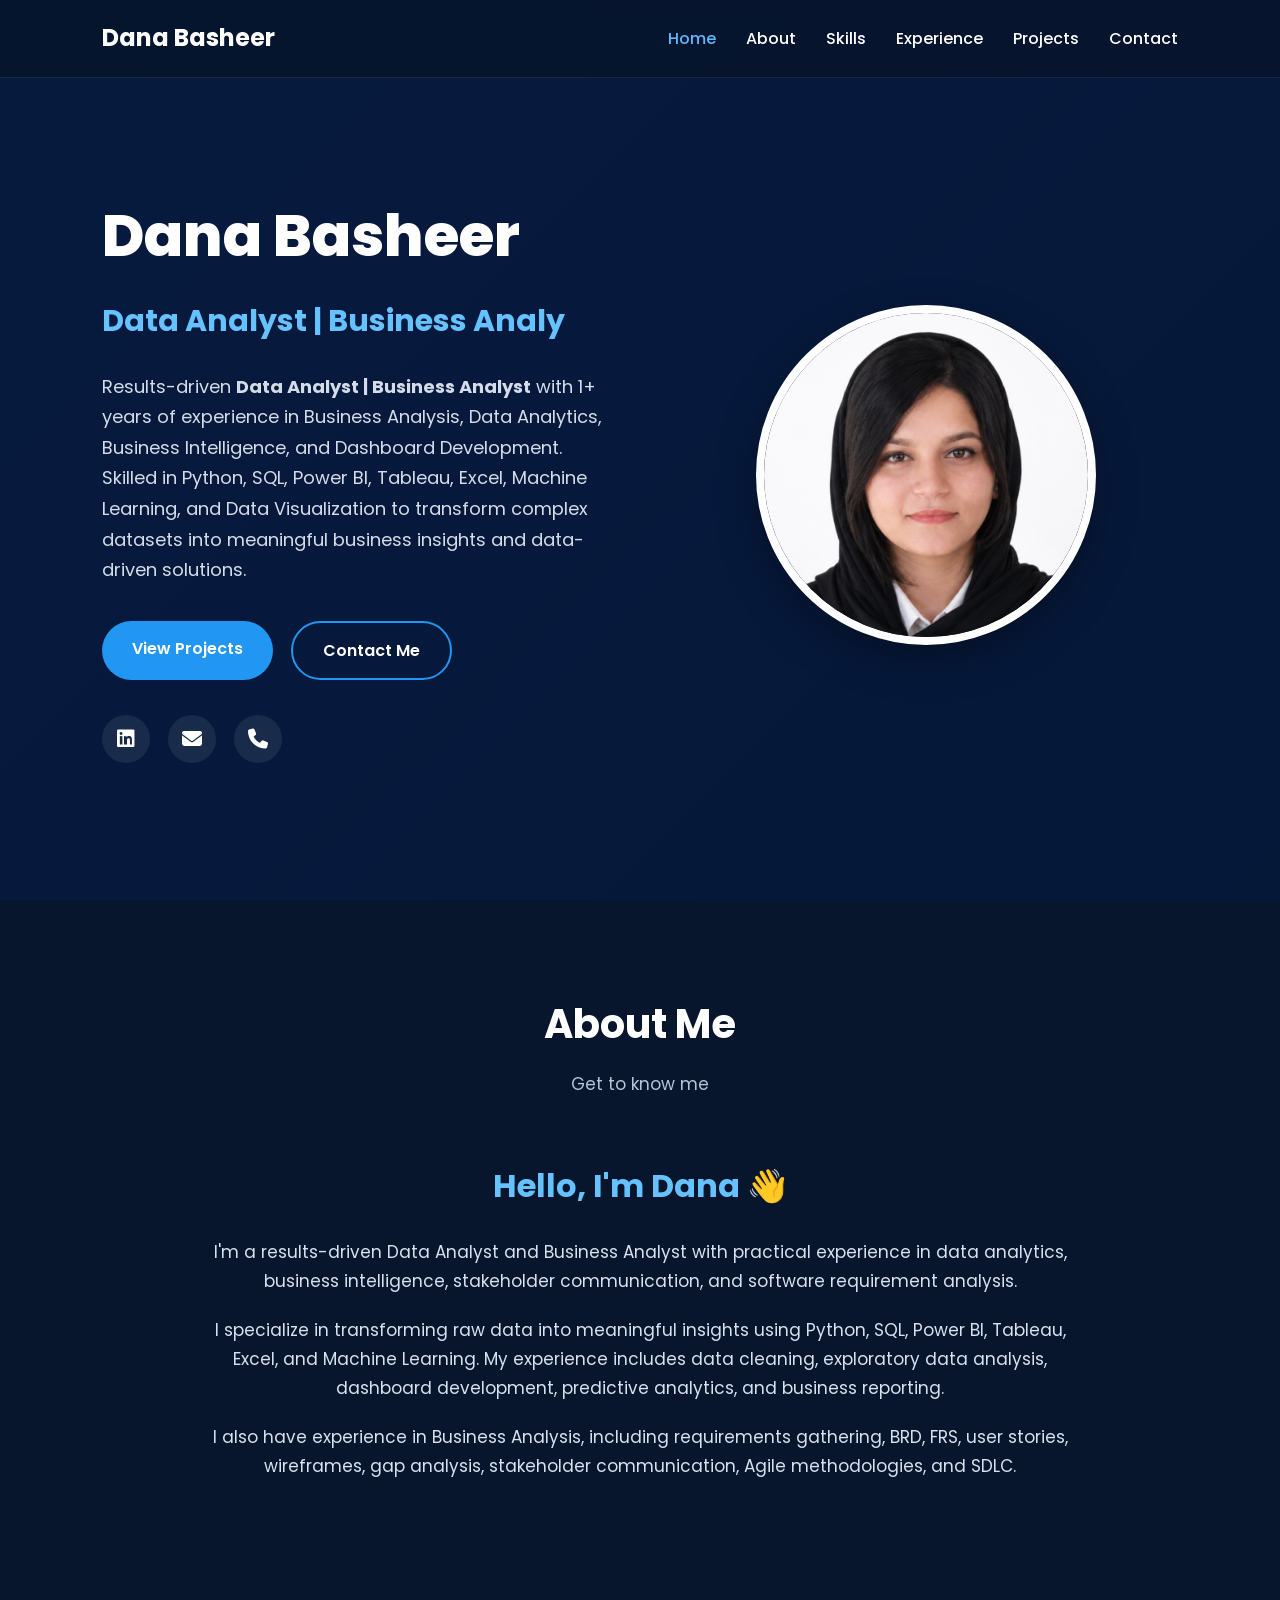
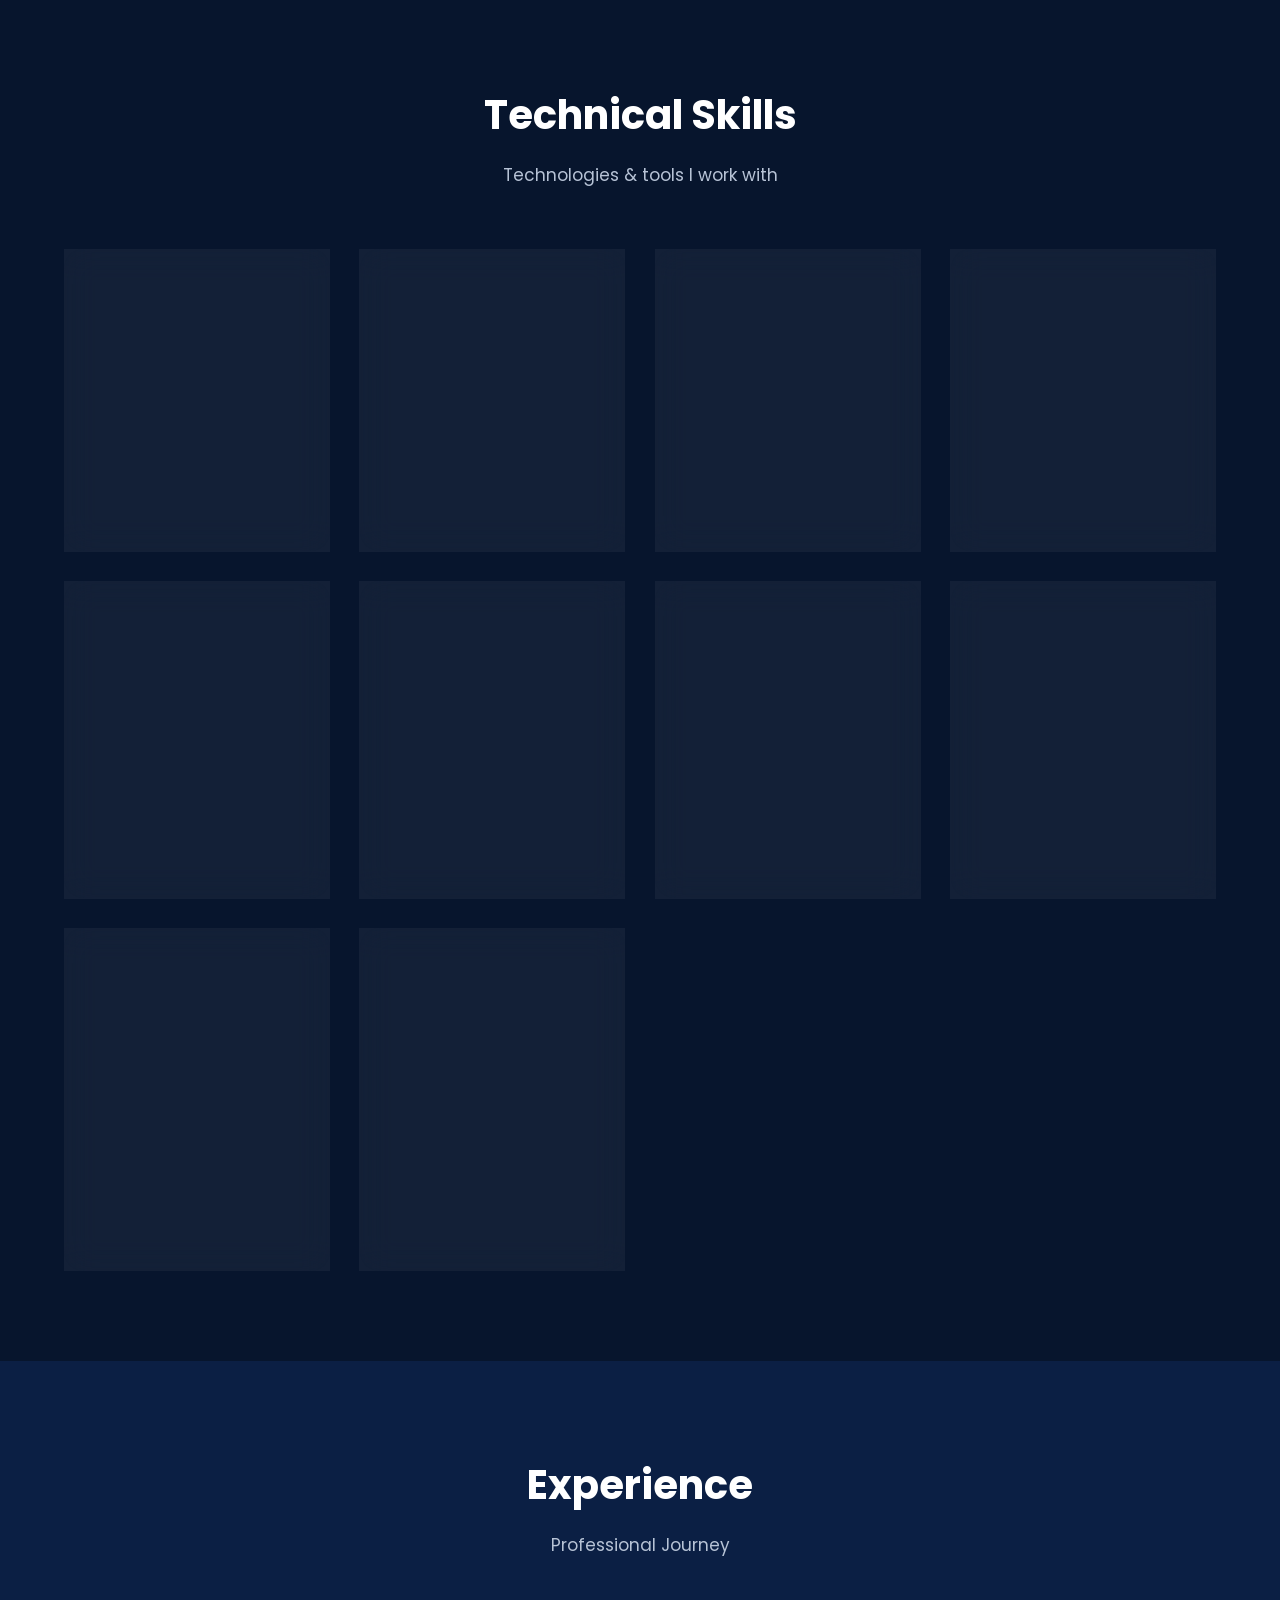
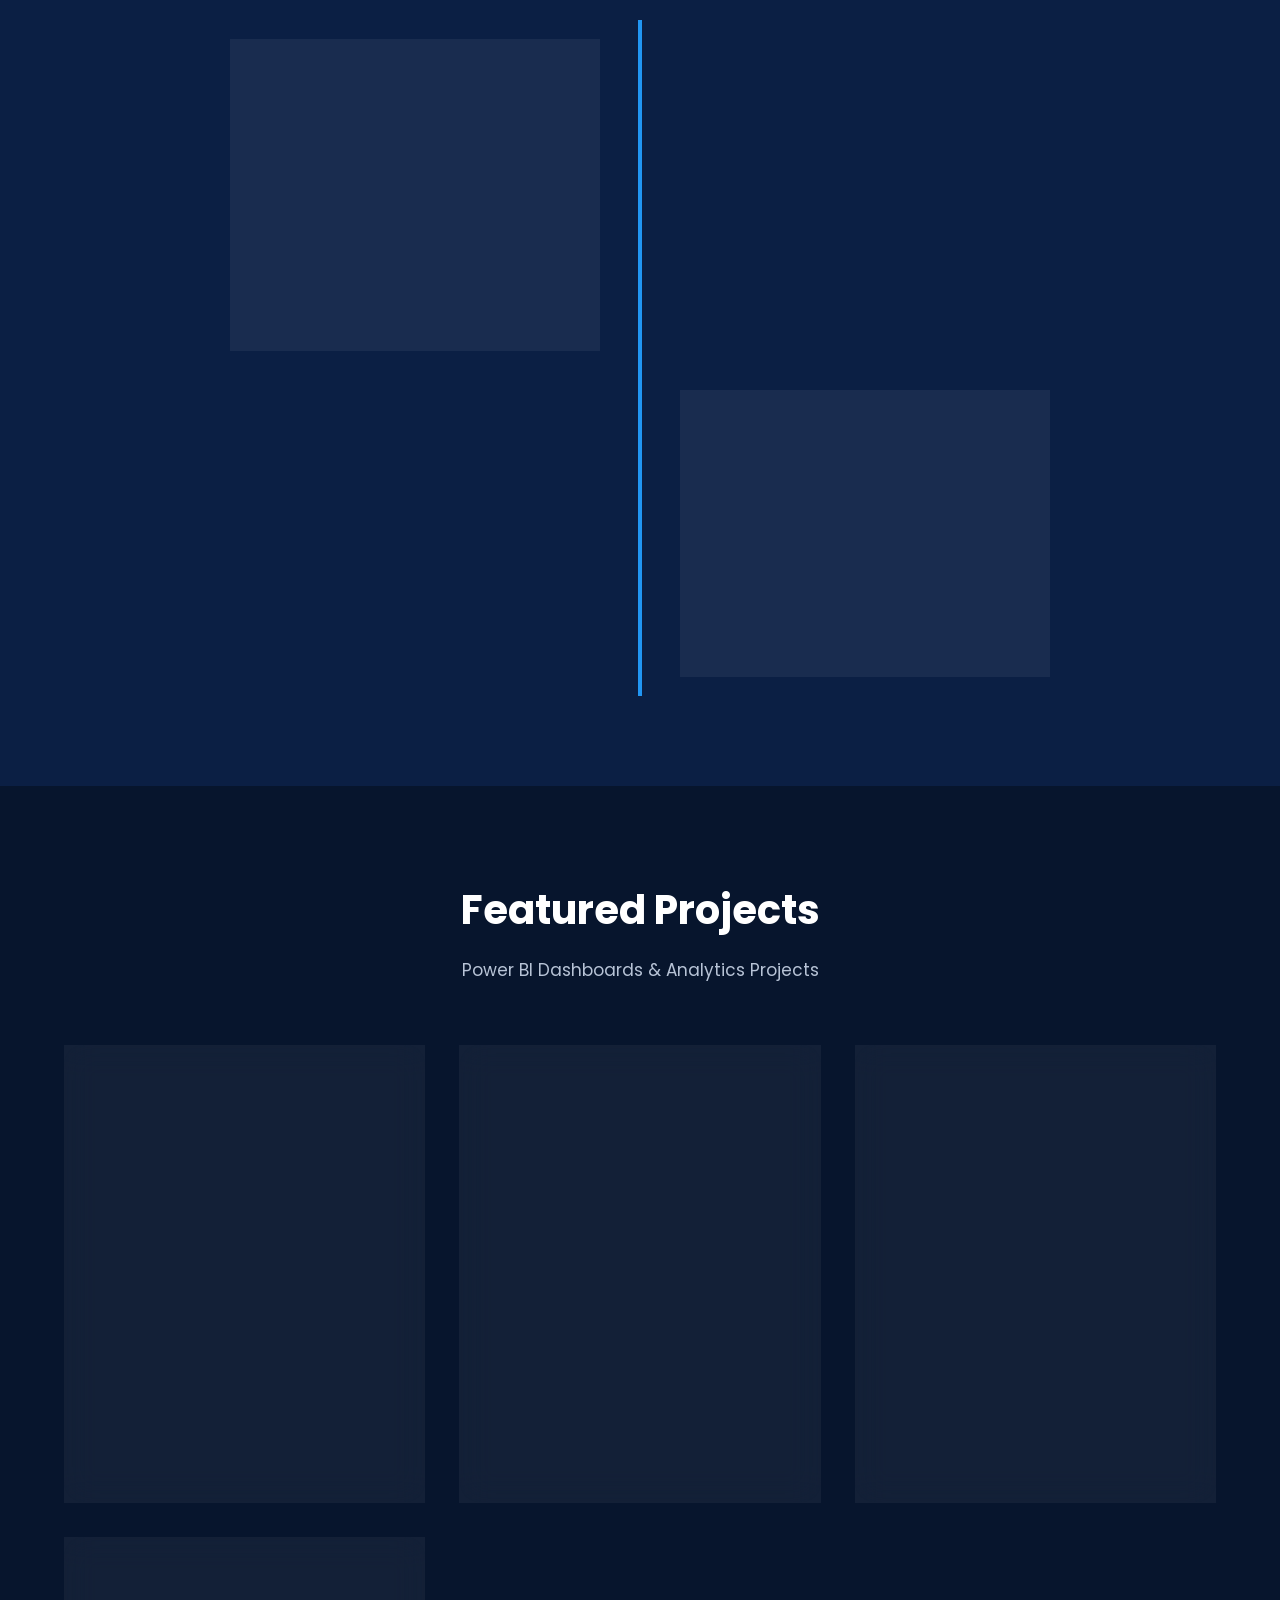
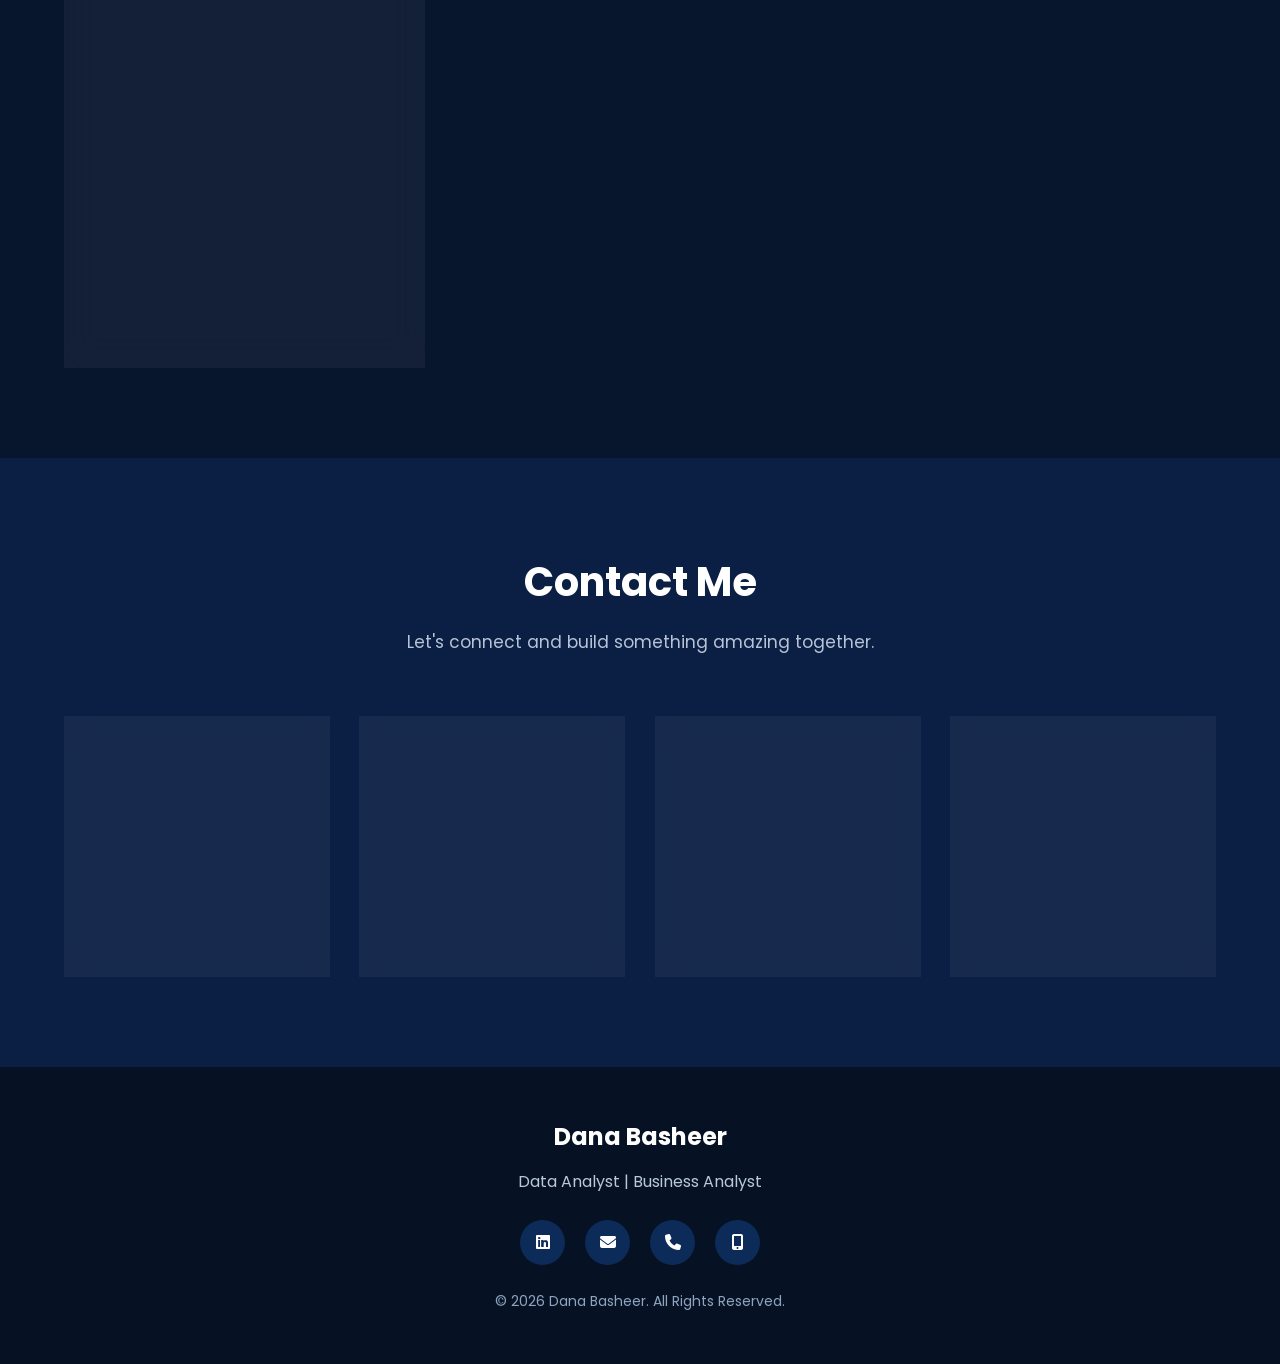
<file: index.html>
<!DOCTYPE html>
<html lang="en">

<head>

    <meta charset="UTF-8">

    <meta name="viewport" content="width=device-width, initial-scale=1.0">

    <title>Dana Basheer | Data Analyst | Business Analyst</title>

    <link rel="stylesheet" href="style.css">

    <!-- Google Font -->

    <link href="https://fonts.googleapis.com/css2?family=Poppins:wght@300;400;500;600;700;800&display=swap"
        rel="stylesheet">

    <!-- Font Awesome -->

    <link rel="stylesheet"
        href="https://cdnjs.cloudflare.com/ajax/libs/font-awesome/6.7.2/css/all.min.css">

</head>

<body>

<!-- ================= NAVIGATION ================= -->

<header>

    <div class="logo">

        Dana Basheer

    </div>

    <nav>

        <ul>

            <li><a href="#home">Home</a></li>

            <li><a href="#about">About</a></li>

            <li><a href="#skills">Skills</a></li>

            <li><a href="#experience">Experience</a></li>

            <li><a href="#projects">Projects</a></li>

            <li><a href="#contact">Contact</a></li>

        </ul>

    </nav>

</header>


<!-- ================= HERO ================= -->

<section class="hero" id="home">

<div class="hero-content">

<div class="hero-text">

<h1>

Dana Basheer

</h1>

<h2>

Data Analyst | Business Analyst

</h2>

<p>

Results-driven <strong>Data Analyst | Business Analyst</strong> with
1+ years of experience in Business Analysis, Data Analytics,
Business Intelligence, and Dashboard Development.

Skilled in Python, SQL, Power BI, Tableau, Excel,
Machine Learning, and Data Visualization to transform
complex datasets into meaningful business insights and
data-driven solutions.

</p>


<div class="hero-buttons">

<a href="#projects" class="btn btn-primary">

View Projects

</a>

<a href="#contact" class="btn btn-secondary">

Contact Me

</a>

</div>


<div class="social-icons">

<a href="https://www.linkedin.com/in/dana-basheer" target="_blank">

<i class="fab fa-linkedin"></i>

</a>

<a href="mailto:danabasheerpi@gmail.com">

<i class="fas fa-envelope"></i>

</a>

<a href="tel:+971547862068">

<i class="fas fa-phone"></i>

</a>
</div>

</div>



<div class="hero-image">

<img src="profile.jpg.png" alt="Dana Basheer">

</div>

</div>

</section>



<!-- ================= ABOUT ================= -->

<section id="about" class="section">

<div class="container">

<div class="section-title">

<h2>About Me</h2>

<p>

Get to know me

</p>

</div>

<div class="about-content">

<div class="about-text">

<h3>

Hello, I'm Dana 👋

</h3>

<p>

I'm a results-driven Data Analyst and Business Analyst with practical
experience in data analytics, business intelligence, stakeholder
communication, and software requirement analysis.

</p>

<p>

I specialize in transforming raw data into meaningful insights using
Python, SQL, Power BI, Tableau, Excel, and Machine Learning.
My experience includes data cleaning, exploratory data analysis,
dashboard development, predictive analytics, and business reporting.

</p>

<p>

I also have experience in Business Analysis, including requirements
gathering, BRD, FRS, user stories, wireframes, gap analysis,
stakeholder communication, Agile methodologies, and SDLC.

</p>

</div>

</div>

</div>

</section>
<!-- ================= SKILLS ================= -->

<section id="skills" class="section">

    <div class="container">

        <div class="section-title">

            <h2>Technical Skills</h2>

            <p>Technologies & tools I work with</p>

        </div>

        <div class="skills-grid">

            <div class="skill-card">
                <i class="fab fa-python python-icon"></i>
                <h3>Python</h3>
                <p>
                    Pandas, NumPy, Matplotlib, Scikit-learn,
                    Data Cleaning, EDA and Machine Learning.
                </p>
            </div>

            <div class="skill-card">
                <i class="fas fa-database sql-icon"></i>
                <h3>SQL & Database</h3>
                <p>
                    SQL Queries, Joins, Views,
                    Aggregations, MySQL and Database Design.
                </p>
            </div>

            <div class="skill-card">
                <i class="fas fa-chart-column powerbi-icon"></i>
                <h3>Power BI</h3>
                <p>
                    Interactive Dashboards,
                    DAX, Power Query,
                    KPI Reporting and Data Modeling.
                </p>
            </div>

            <div class="skill-card">
                <i class="fas fa-chart-line tableau-icon"></i>
                <h3>Tableau</h3>
                <p>
                    Business Dashboards,
                    Storytelling,
                    Interactive Reports
                    and Analytics.
                </p>
            </div>

            <div class="skill-card">
                <i class="fas fa-file-excel excel-icon"></i>
                <h3>Excel</h3>
                <p>
                    Pivot Tables,
                    Power Query,
                    Advanced Formulas,
                    Charts and Reporting.
                </p>
            </div>

            <div class="skill-card">
                <i class="fas fa-chart-pie analytics-icon"></i>
                <h3>Data Analytics</h3>
                <p>
                    Data Cleaning,
                    Visualization,
                    Business Insights,
                    KPI Analysis
                    and Reporting.
                </p>
            </div>

            <div class="skill-card">
                <i class="fas fa-brain ml-icon"></i>
                <h3>Machine Learning</h3>
                <p>
                    Regression,
                    Classification,
                    Predictive Analytics
                    and Model Evaluation.
                </p>
            </div>

            <div class="skill-card">
                <i class="fas fa-briefcase business-icon"></i>
                <h3>Business Analysis</h3>
                <p>
                    BRD,
                    FRS,
                    User Stories,
                    Gap Analysis,
                    Wireframes and Stakeholder Management.
                </p>
            </div>

            <div class="skill-card">
                <i class="fas fa-gears agile-icon"></i>
                <h3>Agile & SDLC</h3>
                <p>
                    Agile Methodology,
                    Sprint Planning,
                    SDLC,
                    Documentation
                    and Requirement Analysis.
                </p>
            </div>

            <div class="skill-card">
                <i class="fas fa-lightbulb soft-icon"></i>
                <h3>Professional Skills</h3>
                <p>
                    Communication,
                    Leadership,
                    Team Collaboration,
                    Problem Solving
                    and Critical Thinking.
                </p>
            </div>

        </div>

    </div>

</section>


<!-- ================= EXPERIENCE ================= -->

<section id="experience" class="section experience">

    <div class="container">

        <div class="section-title">

            <h2>Experience</h2>

            <p>Professional Journey</p>

        </div>

        <div class="timeline">

            <div class="timeline-item">

                <div class="timeline-content">

                    <h3>Business Analyst</h3>

                    <span>Sita Softwares</span>

                    <p>

                        Working closely with clients and development teams
                        to gather requirements, prepare BRD & FRS,
                        create user stories, perform gap analysis,
                        support Agile development,
                        and improve business processes.

                    </p>

                </div>

            </div>

            <div class="timeline-item">

                <div class="timeline-content">

                    <h3>Data Analytics Intern</h3>

                    <span>Knovista Technologies</span>

                    <p>

                        Worked on Python,
                        SQL,
                        Power BI,
                        Tableau,
                        Excel,
                        Data Cleaning,
                        Exploratory Data Analysis,
                        Dashboard Development,
                        KPI Reporting,
                        and Machine Learning projects.

                    </p>

                </div>

            </div>

        </div>

    </div>

</section>

<!-- ================= PROJECTS ================= -->

<section id="projects" class="section">

    <div class="container">

        <div class="section-title">

            <h2>Featured Projects</h2>

            <p>Power BI Dashboards & Analytics Projects</p>

        </div>

        <div class="projects-grid">


            <!-- Project 1 -->

            <div class="project-card">

                <div class="project-content">

                    <span class="project-category">
                        Finance Analytics
                    </span>

                    <h3>Bank Loan Dashboard</h3>

                    <p>

                        Interactive Power BI dashboard analyzing
                        loan applications, funded amount,
                        repayments, borrower profiles,
                        loan performance and KPIs.

                    </p>

                    <a href="bank-loan.html" class="project-btn">

                        View Project

                    </a>

                </div>

            </div>


            <!-- Project 2 -->

            <div class="project-card">

                <div class="project-content">

                    <span class="project-category">

                        Healthcare Analytics

                    </span>

                    <h3>

                        Hospital Emergency Room Dashboard

                    </h3>

                    <p>

                        Comprehensive hospital dashboard
                        tracking patient flow,
                        waiting time,
                        referrals,
                        admission trends
                        and operational KPIs.

                    </p>

                    <a href="hospital-dashboard.html"
                        class="project-btn">

                        View Project

                    </a>

                </div>

            </div>


            <!-- Project 3 -->

            <div class="project-card">

                <div class="project-content">

                    <span class="project-category">

                        E-Commerce Analytics

                    </span>

                    <h3>

                        Blinkit Sales Dashboard

                    </h3>

                    <p>

                        Interactive dashboard analyzing
                        sales performance,
                        product categories,
                        outlet performance,
                        customer ratings
                        and revenue trends.

                    </p>

                    <a href="blinkit-dashboard.html"
                        class="project-btn">

                        View Project

                    </a>

                </div>

            </div>


            <!-- Project 4 -->

            <div class="project-card">

                <div class="project-content">

                    <span class="project-category">

                        Retail Analytics

                    </span>

                    <h3>

                        Retail Sales Dashboard

                    </h3>

                    <p>

                        Retail analytics dashboard showing
                        sales performance,
                        customer insights,
                        product performance,
                        regional trends
                        and KPI monitoring.

                    </p>

                    <a href="retail-sales.html"
                        class="project-btn">

                        View Project

                    </a>

                </div>

            </div>

        </div>

    </div>

</section>
<!-- ================= CONTACT ================= -->

<section id="contact" class="section contact">

    <div class="container">

        <div class="section-title">

            <h2>Contact Me</h2>

            <p>Let's connect and build something amazing together.</p>

        </div>

        <div class="contact-grid">

            <div class="contact-card">

                <i class="fas fa-envelope"></i>

                <h3>Email</h3>

                <a href="mailto:danabasheerpi@gmail.com">
                    danabasheerpi@gmail.com
                </a>

            </div>

            <div class="contact-card">

                <i class="fab fa-linkedin"></i>

                <h3>LinkedIn</h3>

                <a href="https://www.linkedin.com/in/dana-basheer" target="_blank">
                    linkedin.com/in/dana-basheer
                </a>

            </div>

           <div class="contact-card">

    <i class="fas fa-phone"></i>

    <h3>Phone</h3>

    <p>
        UAE: +971 54 786 2068
        <br><br>
        India: +91 75108 08240
    </p>

</div>

            <div class="contact-card">

                <i class="fas fa-location-dot"></i>

                <h3>Location</h3>

                <p>Dubai, UAE</p>
                <p>Kottayam, Kerala, India</p>

            </div>

        </div>

    </div>

</section>


<!-- ================= FOOTER ================= -->

<footer>

    <div class="container">

        <h2>Dana Basheer</h2>

        <p>Data Analyst | Business Analyst</p>

        <div class="footer-icons">

            <a href="https://www.linkedin.com/in/dana-basheer" target="_blank">
                <i class="fab fa-linkedin"></i>
            </a>

            <a href="mailto:danabasheerpi@gmail.com">
                <i class="fas fa-envelope"></i>
            </a>

            <a href="tel:+971547862068">
                <i class="fas fa-phone"></i>
            </a>

            <a href="tel:+917510808240">
                <i class="fas fa-mobile-alt"></i>
            </a>

        </div>

        <p class="copyright">

            © 2026 Dana Basheer. All Rights Reserved.

        </p>

    </div>

</footer>


<!-- ================= SCRIPT ================= -->

<script src="script.js"></script>

</body>

</html>
</file>
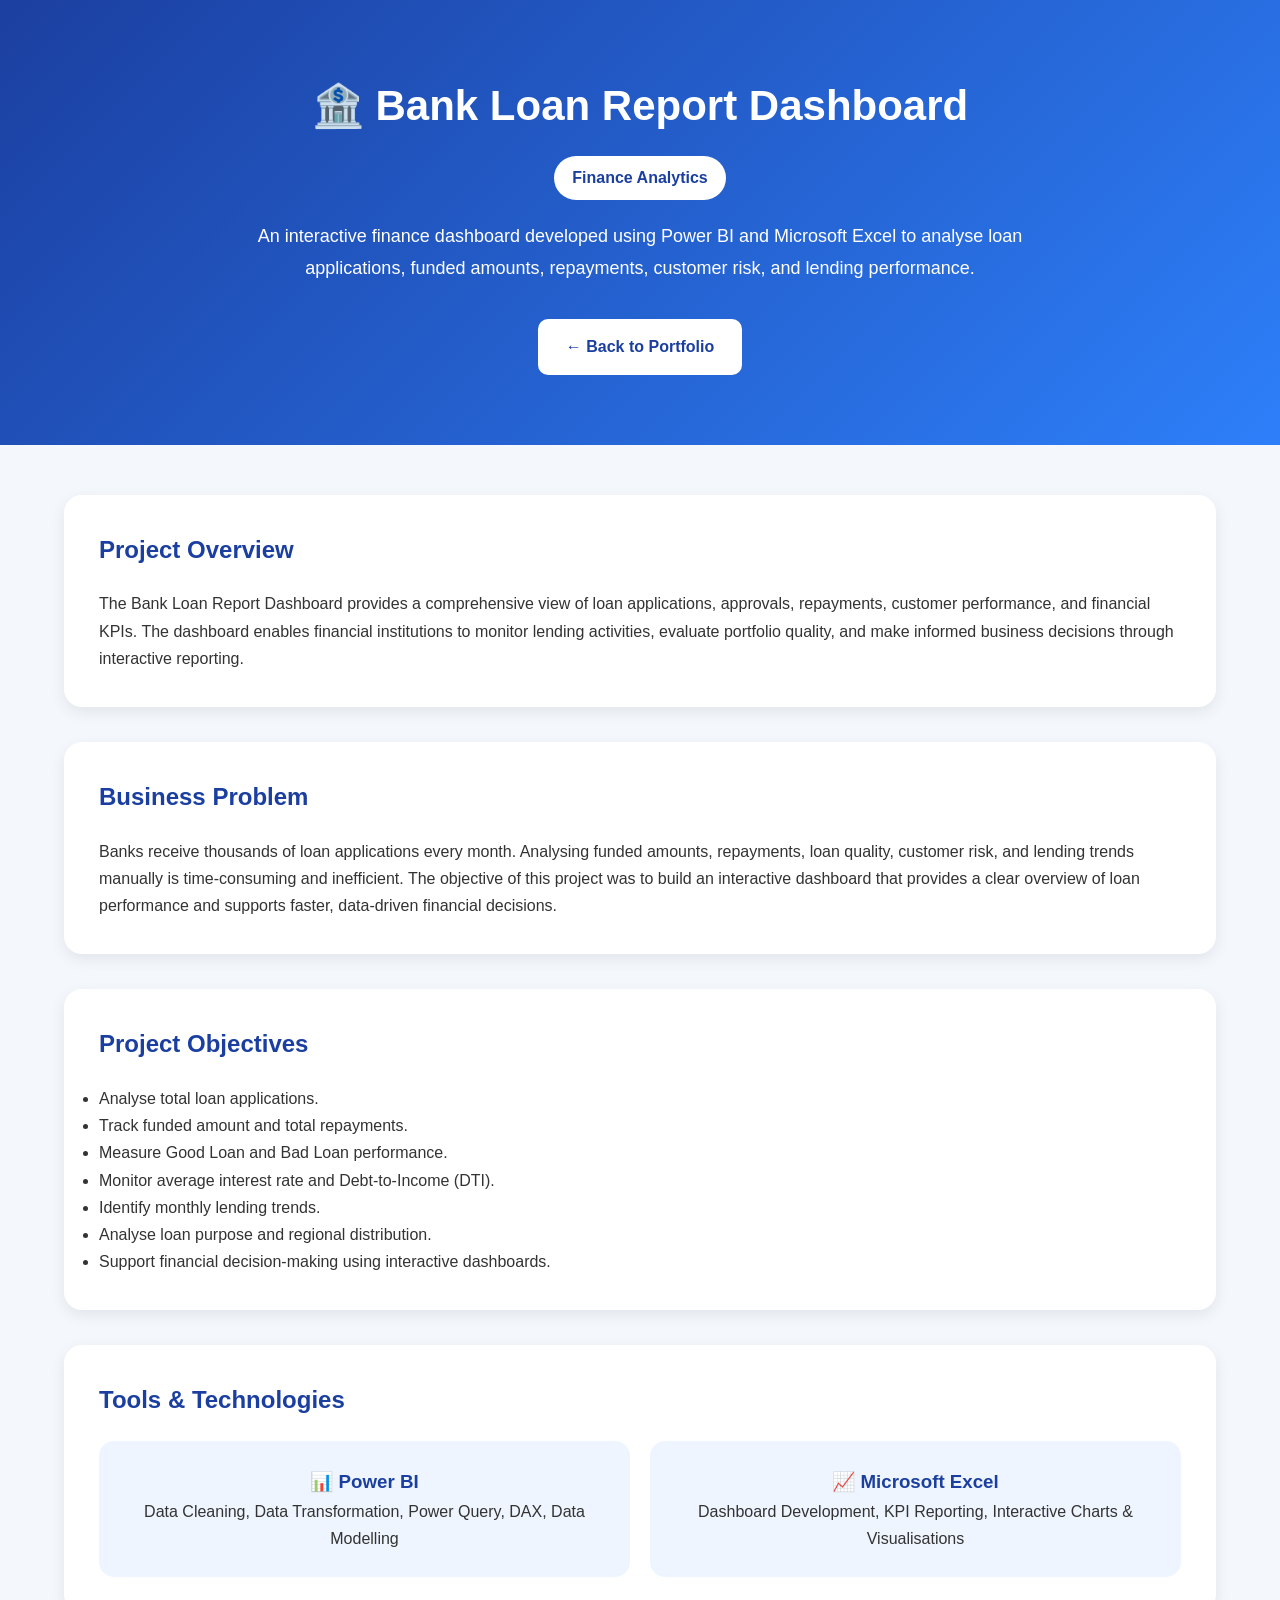
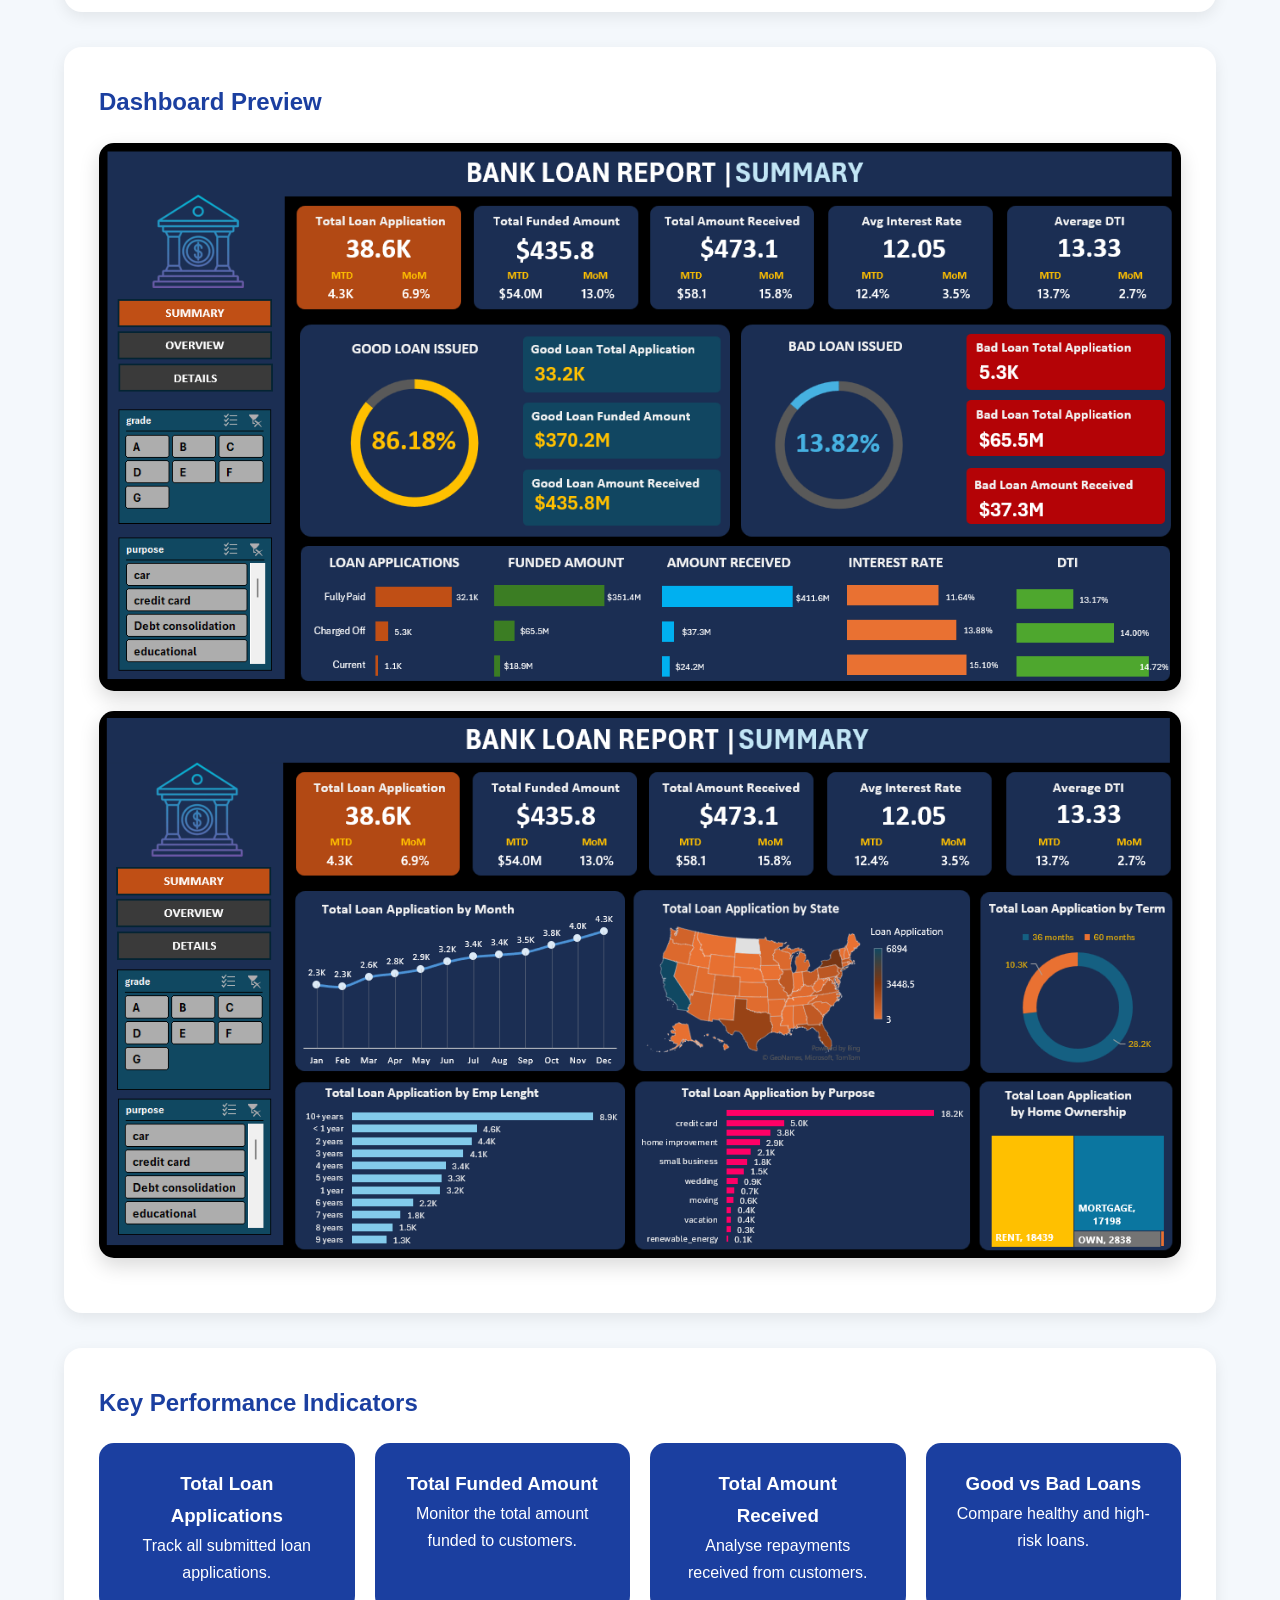
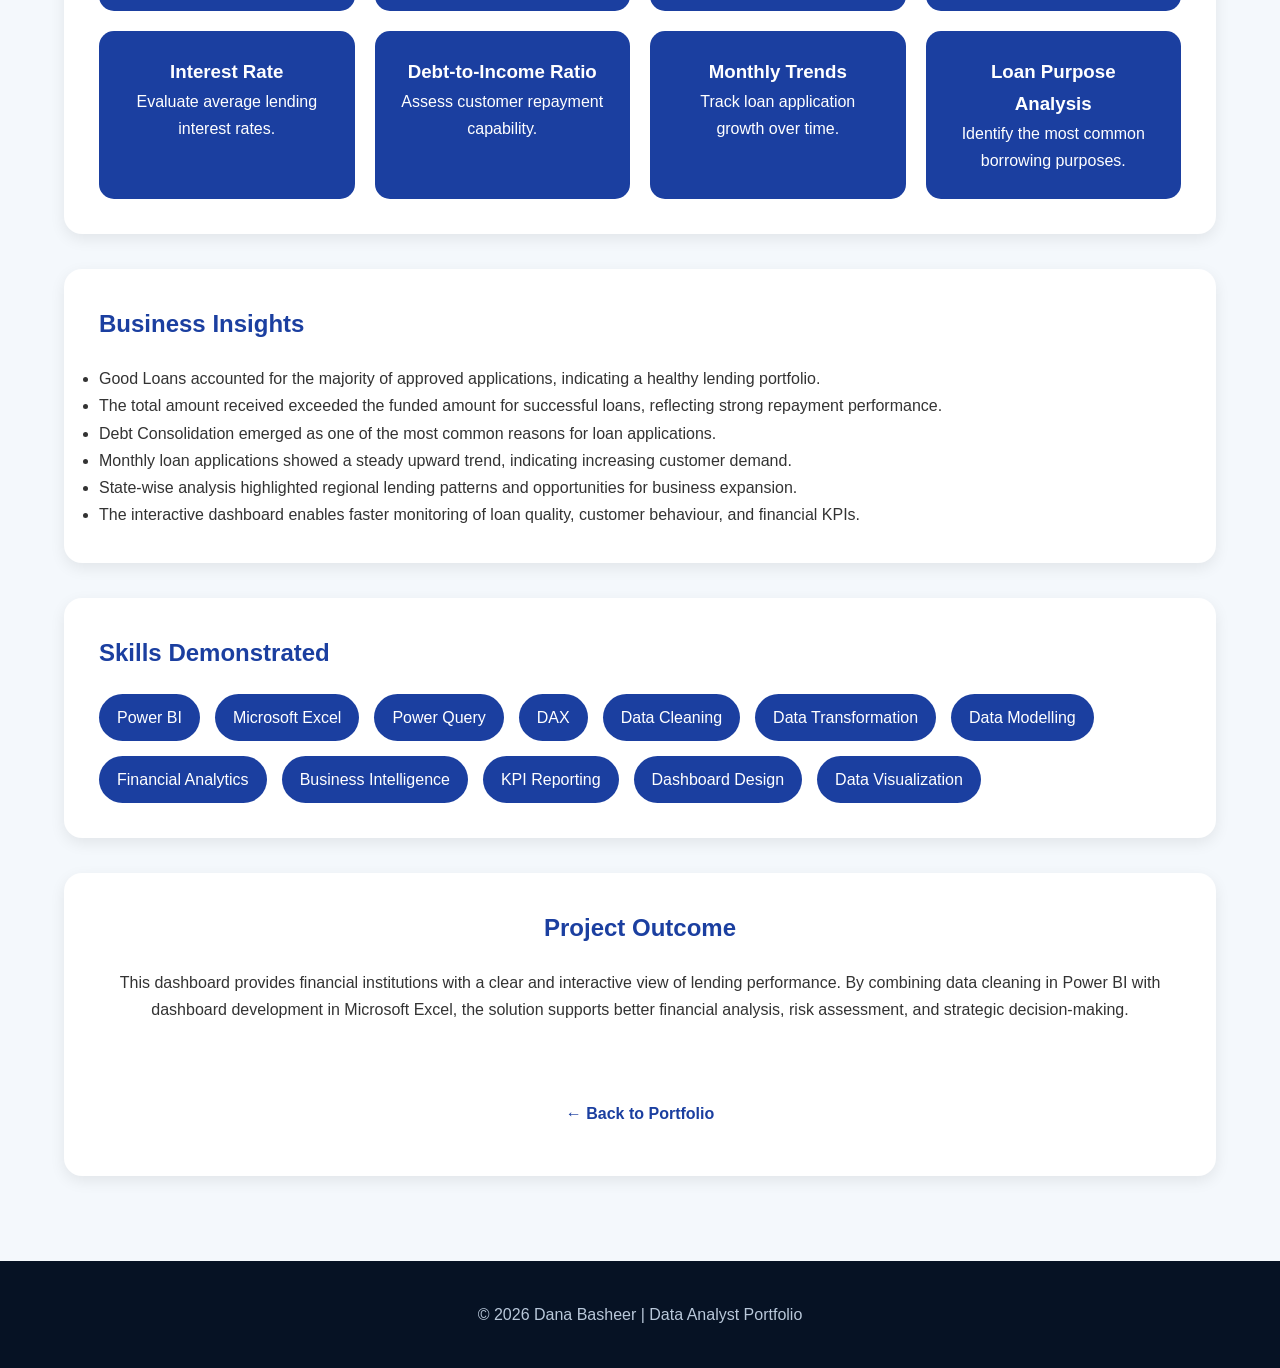
<file: bank-loan.html>
<!DOCTYPE html>
<html lang="en">
<head>
<meta charset="UTF-8">
<meta name="viewport" content="width=device-width, initial-scale=1.0">

<title>Bank Loan Report Dashboard | Dana Basheer</title>

<link rel="stylesheet" href="style.css">

<style>

body{
    margin:0;
    font-family:Arial,Helvetica,sans-serif;
    background:#f4f8fc;
    color:#333;
}

.project-hero{
    background:linear-gradient(135deg,#1b3fa0,#2d7ff9);
    color:white;
    padding:70px 20px;
    text-align:center;
}

.project-hero h1{
    font-size:42px;
    margin-bottom:15px;
}

.category{
    display:inline-block;
    background:white;
    color:#1b3fa0;
    padding:8px 18px;
    border-radius:25px;
    font-weight:bold;
    margin-bottom:20px;
}

.project-hero p{
    max-width:850px;
    margin:auto;
    line-height:1.8;
    font-size:18px;
}

.back-btn{
    display:inline-block;
    margin-top:35px;
    padding:14px 28px;
    background:white;
    color:#1b3fa0;
    text-decoration:none;
    border-radius:10px;
    font-weight:bold;
}

.container{
    width:90%;
    max-width:1200px;
    margin:auto;
    padding:50px 0;
}

.section{
    background:white;
    margin-bottom:35px;
    padding:35px;
    border-radius:18px;
    box-shadow:0 5px 15px rgba(0,0,0,.08);
}

.section h2{
    color:#1b3fa0;
    margin-bottom:20px;
}

.tools{
    display:grid;
    grid-template-columns:repeat(auto-fit,minmax(250px,1fr));
    gap:20px;
}

.tool-card{
    background:#eef5ff;
    border-radius:15px;
    padding:25px;
    text-align:center;
}

.tool-card h3{
    color:#1b3fa0;
}

.dashboard-img{
    width:100%;
    border-radius:15px;
    margin-top:20px;
    margin-bottom:20px;
    box-shadow:0 8px 20px rgba(0,0,0,.15);
}

.kpi-grid{
    display:grid;
    grid-template-columns:repeat(auto-fit,minmax(220px,1fr));
    gap:20px;
}

.kpi-card{
    background:#1b3fa0;
    color:white;
    text-align:center;
    padding:25px;
    border-radius:15px;
}

.skills{
    display:flex;
    flex-wrap:wrap;
    gap:15px;
}

.skills span{
    background:#1b3fa0;
    color:white;
    padding:10px 18px;
    border-radius:25px;
}

footer{
    text-align:center;
    padding:40px;
}

footer a{
    text-decoration:none;
    color:#1b3fa0;
    font-weight:bold;
}

</style>

</head>

<body>

<section class="project-hero">

<h1>🏦 Bank Loan Report Dashboard</h1>

<div class="category">
Finance Analytics
</div>

<p>

An interactive finance dashboard developed using Power BI and Microsoft Excel to analyse loan applications, funded amounts, repayments, customer risk, and lending performance.

</p>

<a href="index.html" class="back-btn">
← Back to Portfolio
</a>

</section>

<div class="container">

<div class="section">

<h2>Project Overview</h2>

<p>

The Bank Loan Report Dashboard provides a comprehensive view of loan applications, approvals, repayments, customer performance, and financial KPIs. The dashboard enables financial institutions to monitor lending activities, evaluate portfolio quality, and make informed business decisions through interactive reporting.

</p>

</div>

<div class="section">

<h2>Business Problem</h2>

<p>

Banks receive thousands of loan applications every month. Analysing funded amounts, repayments, loan quality, customer risk, and lending trends manually is time-consuming and inefficient. The objective of this project was to build an interactive dashboard that provides a clear overview of loan performance and supports faster, data-driven financial decisions.

</p>

</div>

<div class="section">

<h2>Project Objectives</h2>

<ul>

<li>Analyse total loan applications.</li>

<li>Track funded amount and total repayments.</li>

<li>Measure Good Loan and Bad Loan performance.</li>

<li>Monitor average interest rate and Debt-to-Income (DTI).</li>

<li>Identify monthly lending trends.</li>

<li>Analyse loan purpose and regional distribution.</li>

<li>Support financial decision-making using interactive dashboards.</li>

</ul>

</div>

<div class="section">

<h2>Tools & Technologies</h2>

<div class="tools">

<div class="tool-card">
<h3>📊 Power BI</h3>
<p>Data Cleaning, Data Transformation, Power Query, DAX, Data Modelling</p>
</div>

<div class="tool-card">
<h3>📈 Microsoft Excel</h3>
<p>Dashboard Development, KPI Reporting, Interactive Charts & Visualisations</p>
</div>

</div>

</div>

<div class="section">

<h2>Dashboard Preview</h2>

<img src="bank-loan-summary.png" class="dashboard-img" alt="Bank Loan Summary Dashboard">

<img src="bank-loan-overview.png" class="dashboard-img" alt="Bank Loan Overview Dashboard">

</div>

<div class="section">

<h2>Key Performance Indicators</h2>

<div class="kpi-grid">

<div class="kpi-card">
<h3>Total Loan Applications</h3>
<p>Track all submitted loan applications.</p>
</div>

<div class="kpi-card">
<h3>Total Funded Amount</h3>
<p>Monitor the total amount funded to customers.</p>
</div>

<div class="kpi-card">
<h3>Total Amount Received</h3>
<p>Analyse repayments received from customers.</p>
</div>

<div class="kpi-card">
<h3>Good vs Bad Loans</h3>
<p>Compare healthy and high-risk loans.</p>
</div>

<div class="kpi-card">
<h3>Interest Rate</h3>
<p>Evaluate average lending interest rates.</p>
</div>

<div class="kpi-card">
<h3>Debt-to-Income Ratio</h3>
<p>Assess customer repayment capability.</p>
</div>

<div class="kpi-card">
<h3>Monthly Trends</h3>
<p>Track loan application growth over time.</p>
</div>

<div class="kpi-card">
<h3>Loan Purpose Analysis</h3>
<p>Identify the most common borrowing purposes.</p>
</div>

</div>

</div>

  <div class="section">

<h2>Business Insights</h2>

<ul>

<li>Good Loans accounted for the majority of approved applications, indicating a healthy lending portfolio.</li>

<li>The total amount received exceeded the funded amount for successful loans, reflecting strong repayment performance.</li>

<li>Debt Consolidation emerged as one of the most common reasons for loan applications.</li>

<li>Monthly loan applications showed a steady upward trend, indicating increasing customer demand.</li>

<li>State-wise analysis highlighted regional lending patterns and opportunities for business expansion.</li>

<li>The interactive dashboard enables faster monitoring of loan quality, customer behaviour, and financial KPIs.</li>

</ul>

</div>

<div class="section">

<h2>Skills Demonstrated</h2>

<div class="skills">

<span>Power BI</span>

<span>Microsoft Excel</span>

<span>Power Query</span>

<span>DAX</span>

<span>Data Cleaning</span>

<span>Data Transformation</span>

<span>Data Modelling</span>

<span>Financial Analytics</span>

<span>Business Intelligence</span>

<span>KPI Reporting</span>

<span>Dashboard Design</span>

<span>Data Visualization</span>

</div>

</div>

<div class="section" style="text-align:center;">

<h2>Project Outcome</h2>

<p>

This dashboard provides financial institutions with a clear and interactive view of lending performance. By combining data cleaning in Power BI with dashboard development in Microsoft Excel, the solution supports better financial analysis, risk assessment, and strategic decision-making.

</p>

<br>

<a href="index.html" class="back-btn">
← Back to Portfolio
</a>

</div>

</div>

<footer>

<p>© 2026 Dana Basheer | Data Analyst Portfolio</p>

</footer>

</body>

</html>
</file>
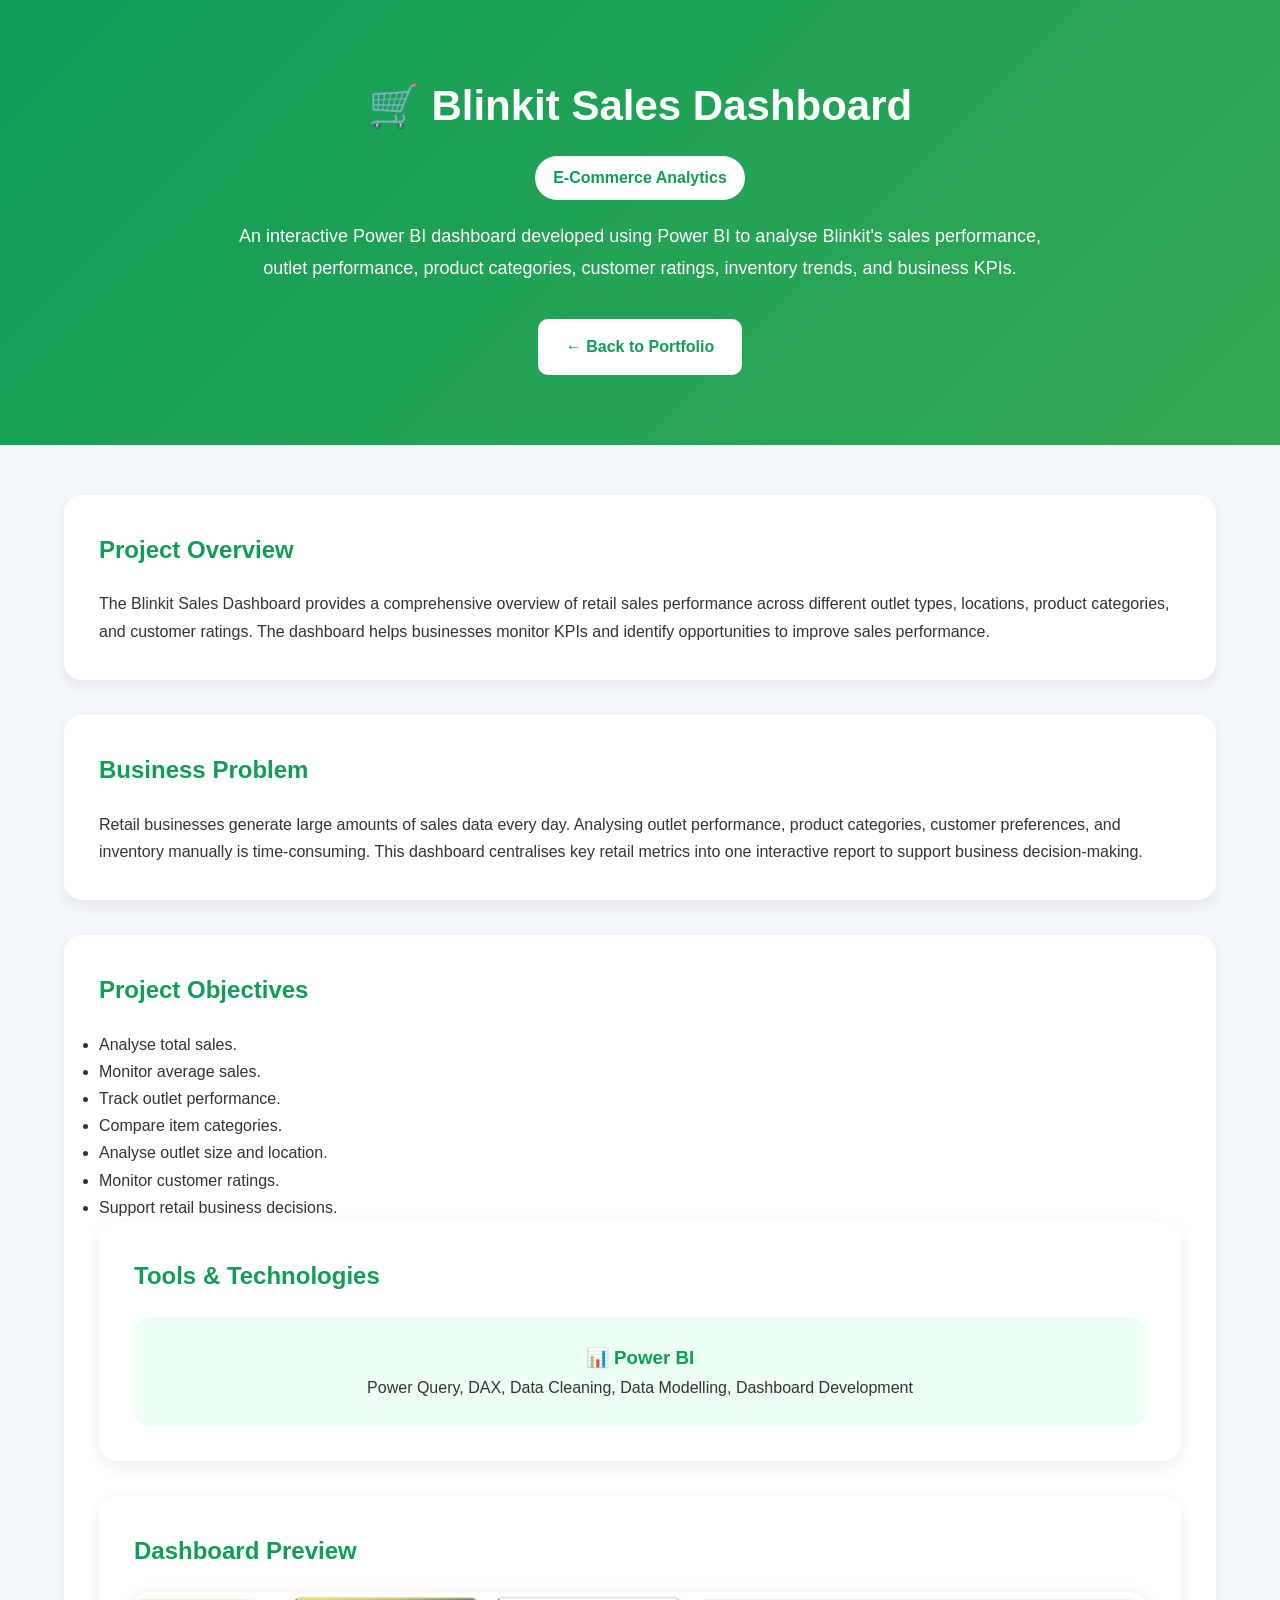
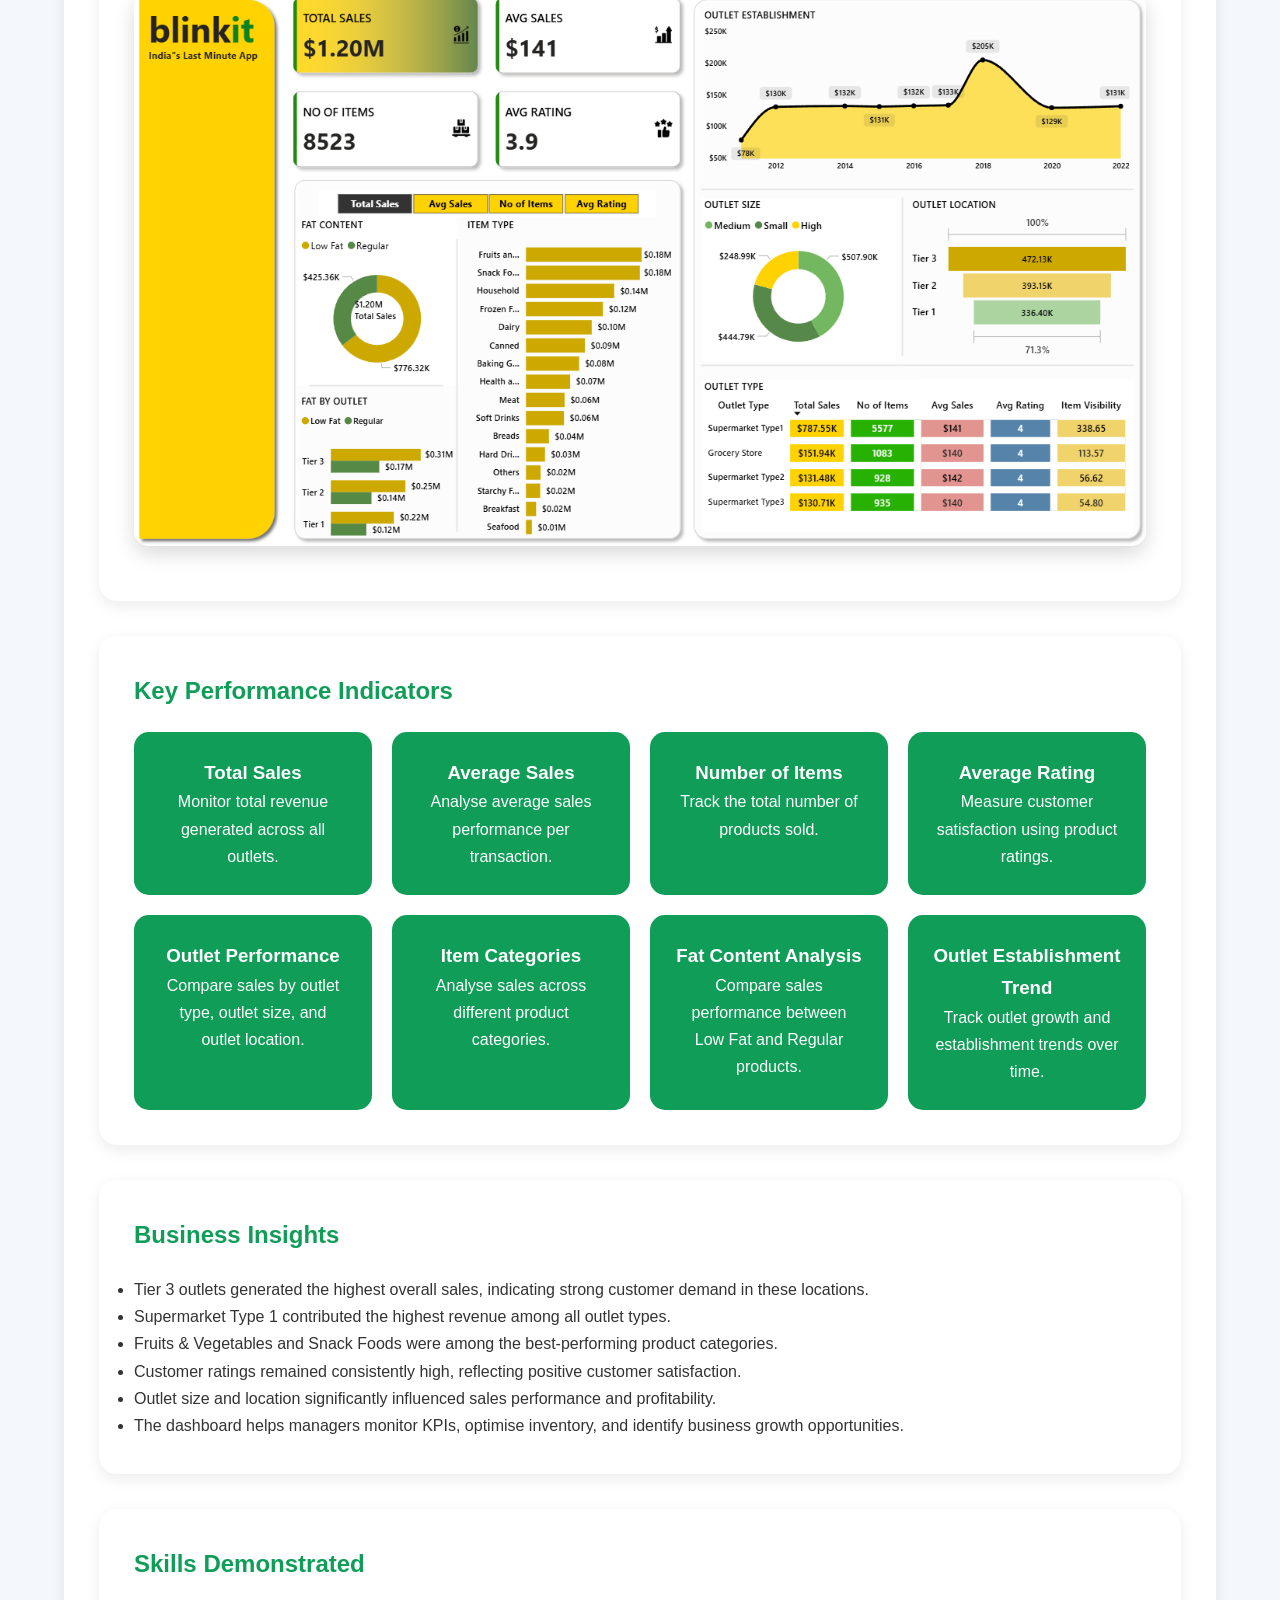
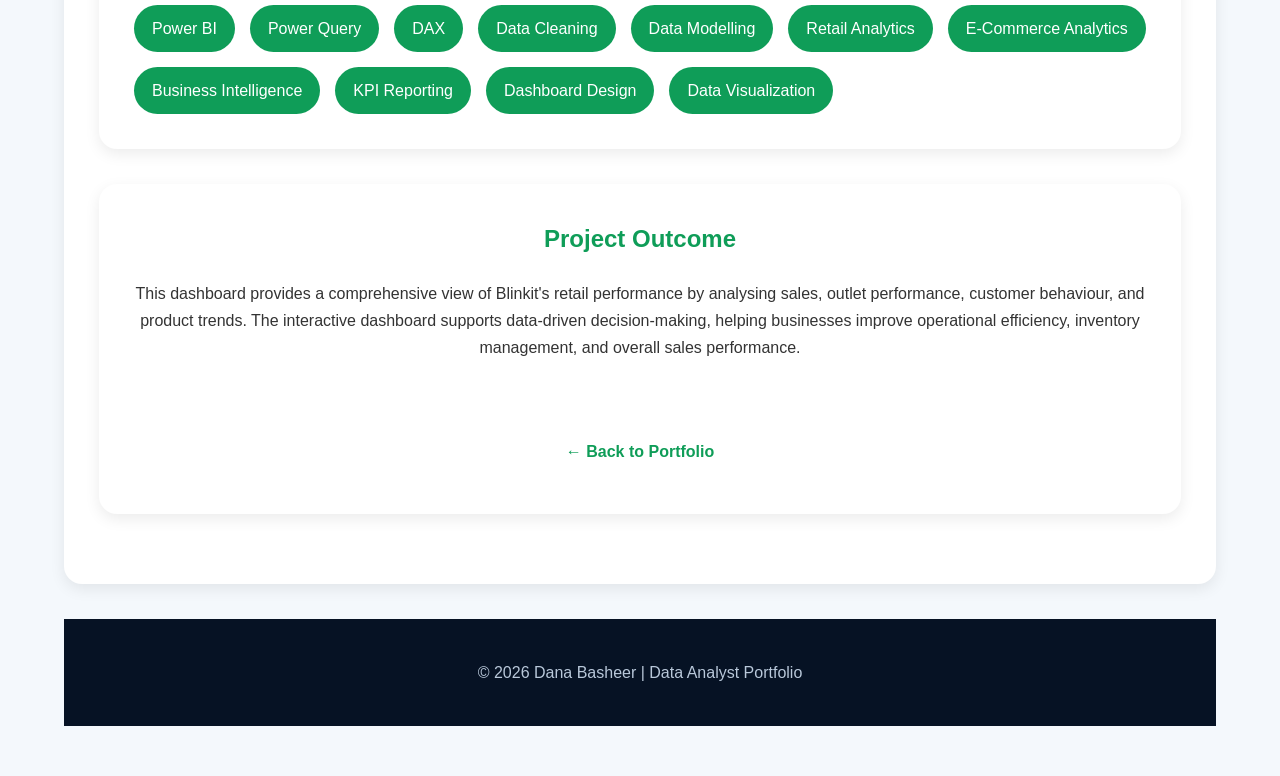
<file: blinkit-dashboard.html>
<!DOCTYPE html>
<html lang="en">

<head>

<meta charset="UTF-8">
<meta name="viewport" content="width=device-width, initial-scale=1.0">

<title>Blinkit Sales Dashboard | Dana Basheer</title>

<link rel="stylesheet" href="style.css">

<style>

body{
    margin:0;
    font-family:Arial,Helvetica,sans-serif;
    background:#f4f8fc;
    color:#333;
}

.project-hero{
    background:linear-gradient(135deg,#0f9d58,#34a853);
    color:white;
    padding:70px 20px;
    text-align:center;
}

.project-hero h1{
    font-size:42px;
    margin-bottom:15px;
}

.category{
    display:inline-block;
    background:white;
    color:#0f9d58;
    padding:8px 18px;
    border-radius:25px;
    font-weight:bold;
    margin-bottom:20px;
}

.project-hero p{
    max-width:850px;
    margin:auto;
    line-height:1.8;
    font-size:18px;
}

.back-btn{
    display:inline-block;
    margin-top:35px;
    padding:14px 28px;
    background:white;
    color:#0f9d58;
    text-decoration:none;
    border-radius:10px;
    font-weight:bold;
}

.container{
    width:90%;
    max-width:1200px;
    margin:auto;
    padding:50px 0;
}

.section{
    background:white;
    margin-bottom:35px;
    padding:35px;
    border-radius:18px;
    box-shadow:0 5px 15px rgba(0,0,0,.08);
}

.section h2{
    color:#0f9d58;
    margin-bottom:20px;
}

.tools{
    display:grid;
    grid-template-columns:repeat(auto-fit,minmax(250px,1fr));
    gap:20px;
}

.tool-card{
    background:#ecfff3;
    border-radius:15px;
    padding:25px;
    text-align:center;
}

.tool-card h3{
    color:#0f9d58;
}

.dashboard-img{
    width:100%;
    border-radius:15px;
    margin-top:20px;
    margin-bottom:20px;
    box-shadow:0 8px 20px rgba(0,0,0,.15);
}

.kpi-grid{
    display:grid;
    grid-template-columns:repeat(auto-fit,minmax(220px,1fr));
    gap:20px;
}

.kpi{
    background:#0f9d58;
    color:white;
    text-align:center;
    padding:25px;
    border-radius:15px;
}

.skills{
    display:flex;
    flex-wrap:wrap;
    gap:15px;
}

.skills span{
    background:#0f9d58;
    color:white;
    padding:10px 18px;
    border-radius:25px;
}

footer{
    text-align:center;
    padding:40px;
}

footer a{
    text-decoration:none;
    color:#0f9d58;
    font-weight:bold;
}

</style>

</head>

<body>

<section class="project-hero">

<h1>🛒 Blinkit Sales Dashboard</h1>

<div class="category">
E-Commerce Analytics
</div>

<p>

An interactive Power BI dashboard developed using Power BI to analyse Blinkit's sales performance, outlet performance, product categories, customer ratings, inventory trends, and business KPIs.

</p>

<a href="index.html" class="back-btn">
← Back to Portfolio
</a>

</section>

<div class="container">

<div class="section">

<h2>Project Overview</h2>

<p>

The Blinkit Sales Dashboard provides a comprehensive overview of retail sales performance across different outlet types, locations, product categories, and customer ratings. The dashboard helps businesses monitor KPIs and identify opportunities to improve sales performance.

</p>

</div>

<div class="section">

<h2>Business Problem</h2>

<p>

Retail businesses generate large amounts of sales data every day. Analysing outlet performance, product categories, customer preferences, and inventory manually is time-consuming. This dashboard centralises key retail metrics into one interactive report to support business decision-making.

</p>

</div>

<div class="section">

<h2>Project Objectives</h2>

<ul>

<li>Analyse total sales.</li>

<li>Monitor average sales.</li>

<li>Track outlet performance.</li>

<li>Compare item categories.</li>

<li>Analyse outlet size and location.</li>

<li>Monitor customer ratings.</li>

<li>Support retail business decisions.</li>

</ul>
 <div class="section">

<h2>Tools & Technologies</h2>

<div class="tools">

<div class="tool-card">

<h3>📊 Power BI</h3>

<p>Power Query, DAX, Data Cleaning, Data Modelling, Dashboard Development</p>

</div>

</div>

</div>

<div class="section">

<h2>Dashboard Preview</h2>

<img src="blinkit-dashboard.png" class="dashboard-img" alt="Blinkit Sales Dashboard">

</div>

<div class="section">

<h2>Key Performance Indicators</h2>

<div class="kpi-grid">

<div class="kpi">
<h3>Total Sales</h3>
<p>Monitor total revenue generated across all outlets.</p>
</div>

<div class="kpi">
<h3>Average Sales</h3>
<p>Analyse average sales performance per transaction.</p>
</div>

<div class="kpi">
<h3>Number of Items</h3>
<p>Track the total number of products sold.</p>
</div>

<div class="kpi">
<h3>Average Rating</h3>
<p>Measure customer satisfaction using product ratings.</p>
</div>

<div class="kpi">
<h3>Outlet Performance</h3>
<p>Compare sales by outlet type, outlet size, and outlet location.</p>
</div>

<div class="kpi">
<h3>Item Categories</h3>
<p>Analyse sales across different product categories.</p>
</div>

<div class="kpi">
<h3>Fat Content Analysis</h3>
<p>Compare sales performance between Low Fat and Regular products.</p>
</div>

<div class="kpi">
<h3>Outlet Establishment Trend</h3>
<p>Track outlet growth and establishment trends over time.</p>
</div>

</div>

</div>

<div class="section">

<h2>Business Insights</h2>

<ul>

<li>Tier 3 outlets generated the highest overall sales, indicating strong customer demand in these locations.</li>

<li>Supermarket Type 1 contributed the highest revenue among all outlet types.</li>

<li>Fruits & Vegetables and Snack Foods were among the best-performing product categories.</li>

<li>Customer ratings remained consistently high, reflecting positive customer satisfaction.</li>

<li>Outlet size and location significantly influenced sales performance and profitability.</li>

<li>The dashboard helps managers monitor KPIs, optimise inventory, and identify business growth opportunities.</li>

</ul>

</div>

<div class="section">

<h2>Skills Demonstrated</h2>

<div class="skills">

<span>Power BI</span>

<span>Power Query</span>

<span>DAX</span>

<span>Data Cleaning</span>

<span>Data Modelling</span>

<span>Retail Analytics</span>

<span>E-Commerce Analytics</span>

<span>Business Intelligence</span>

<span>KPI Reporting</span>

<span>Dashboard Design</span>

<span>Data Visualization</span>

</div>

</div>

<div class="section" style="text-align:center;">

<h2>Project Outcome</h2>

<p>

This dashboard provides a comprehensive view of Blinkit's retail performance by analysing sales, outlet performance, customer behaviour, and product trends. The interactive dashboard supports data-driven decision-making, helping businesses improve operational efficiency, inventory management, and overall sales performance.

</p>

<br>

<a href="index.html" class="back-btn">
← Back to Portfolio
</a>

</div>

</div>

<footer>

<p>© 2026 Dana Basheer | Data Analyst Portfolio</p>

</footer>

</body>

</html>   

</div
</file>
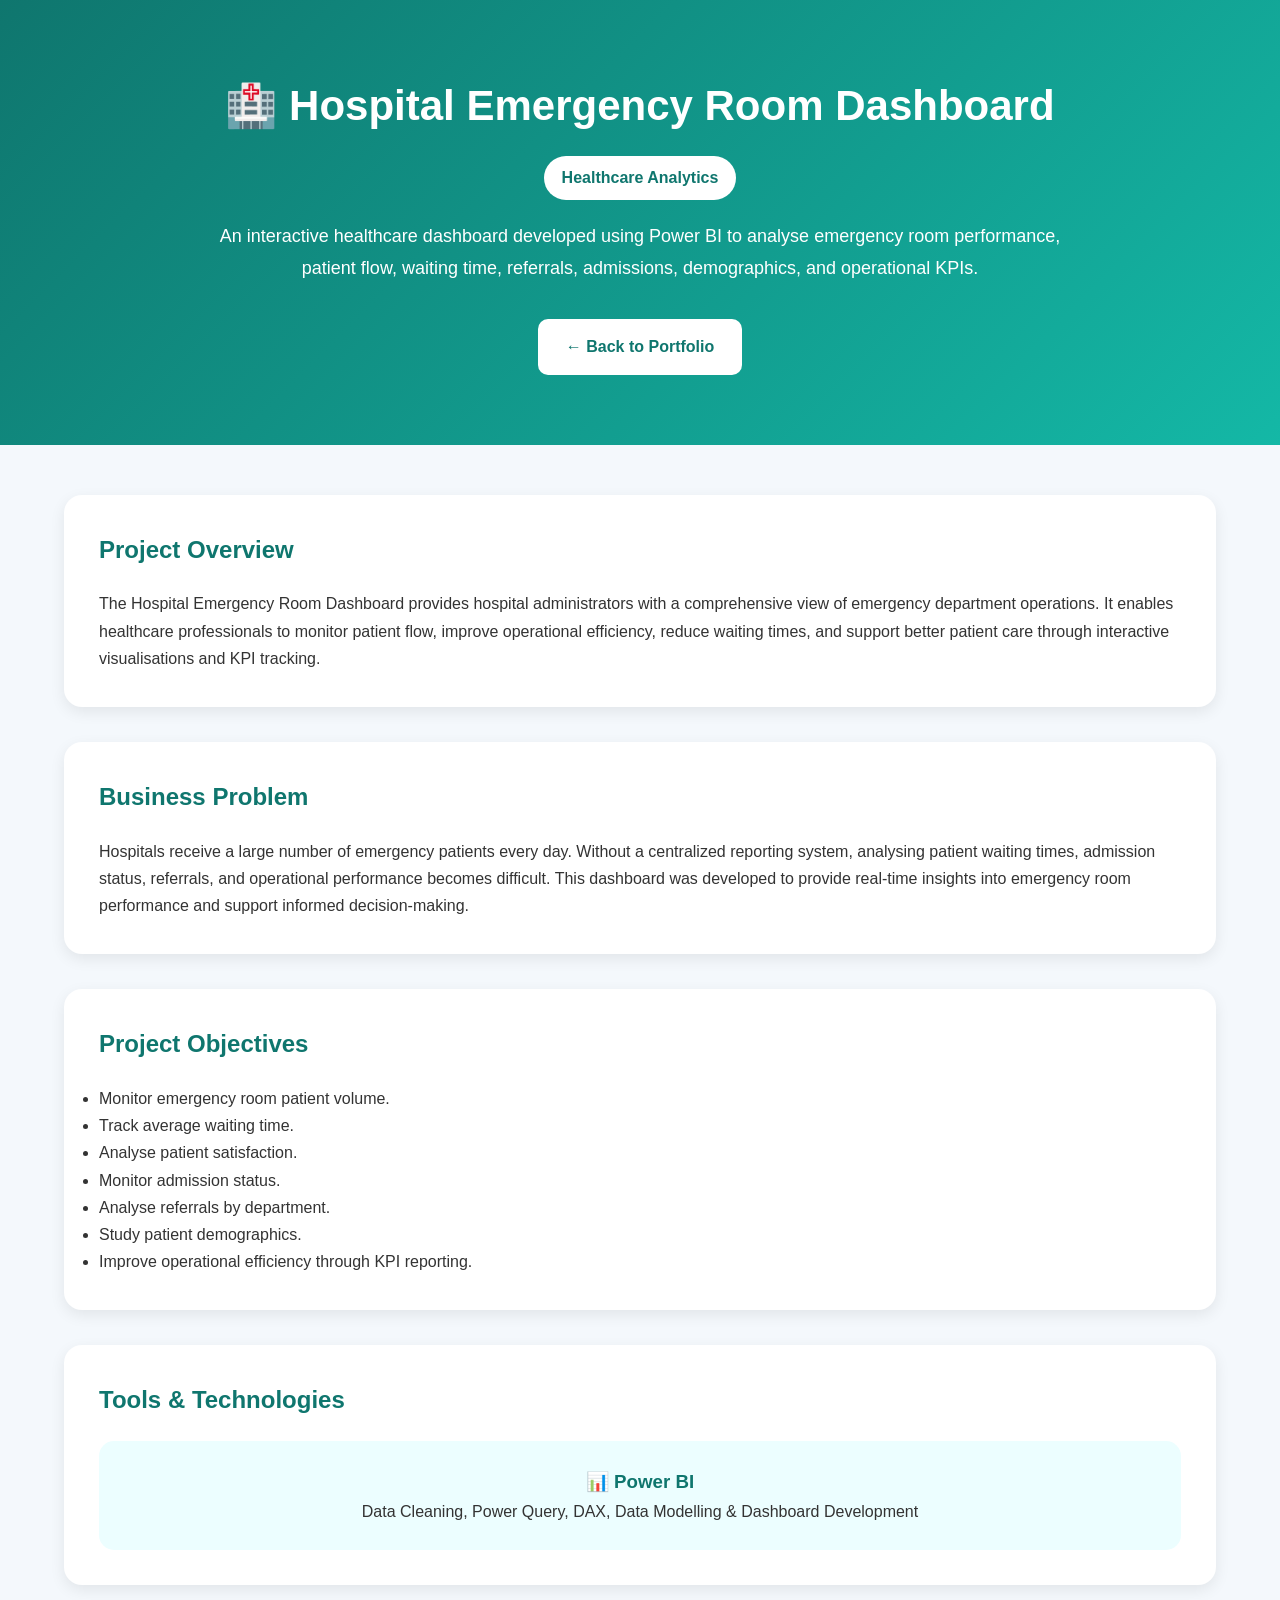
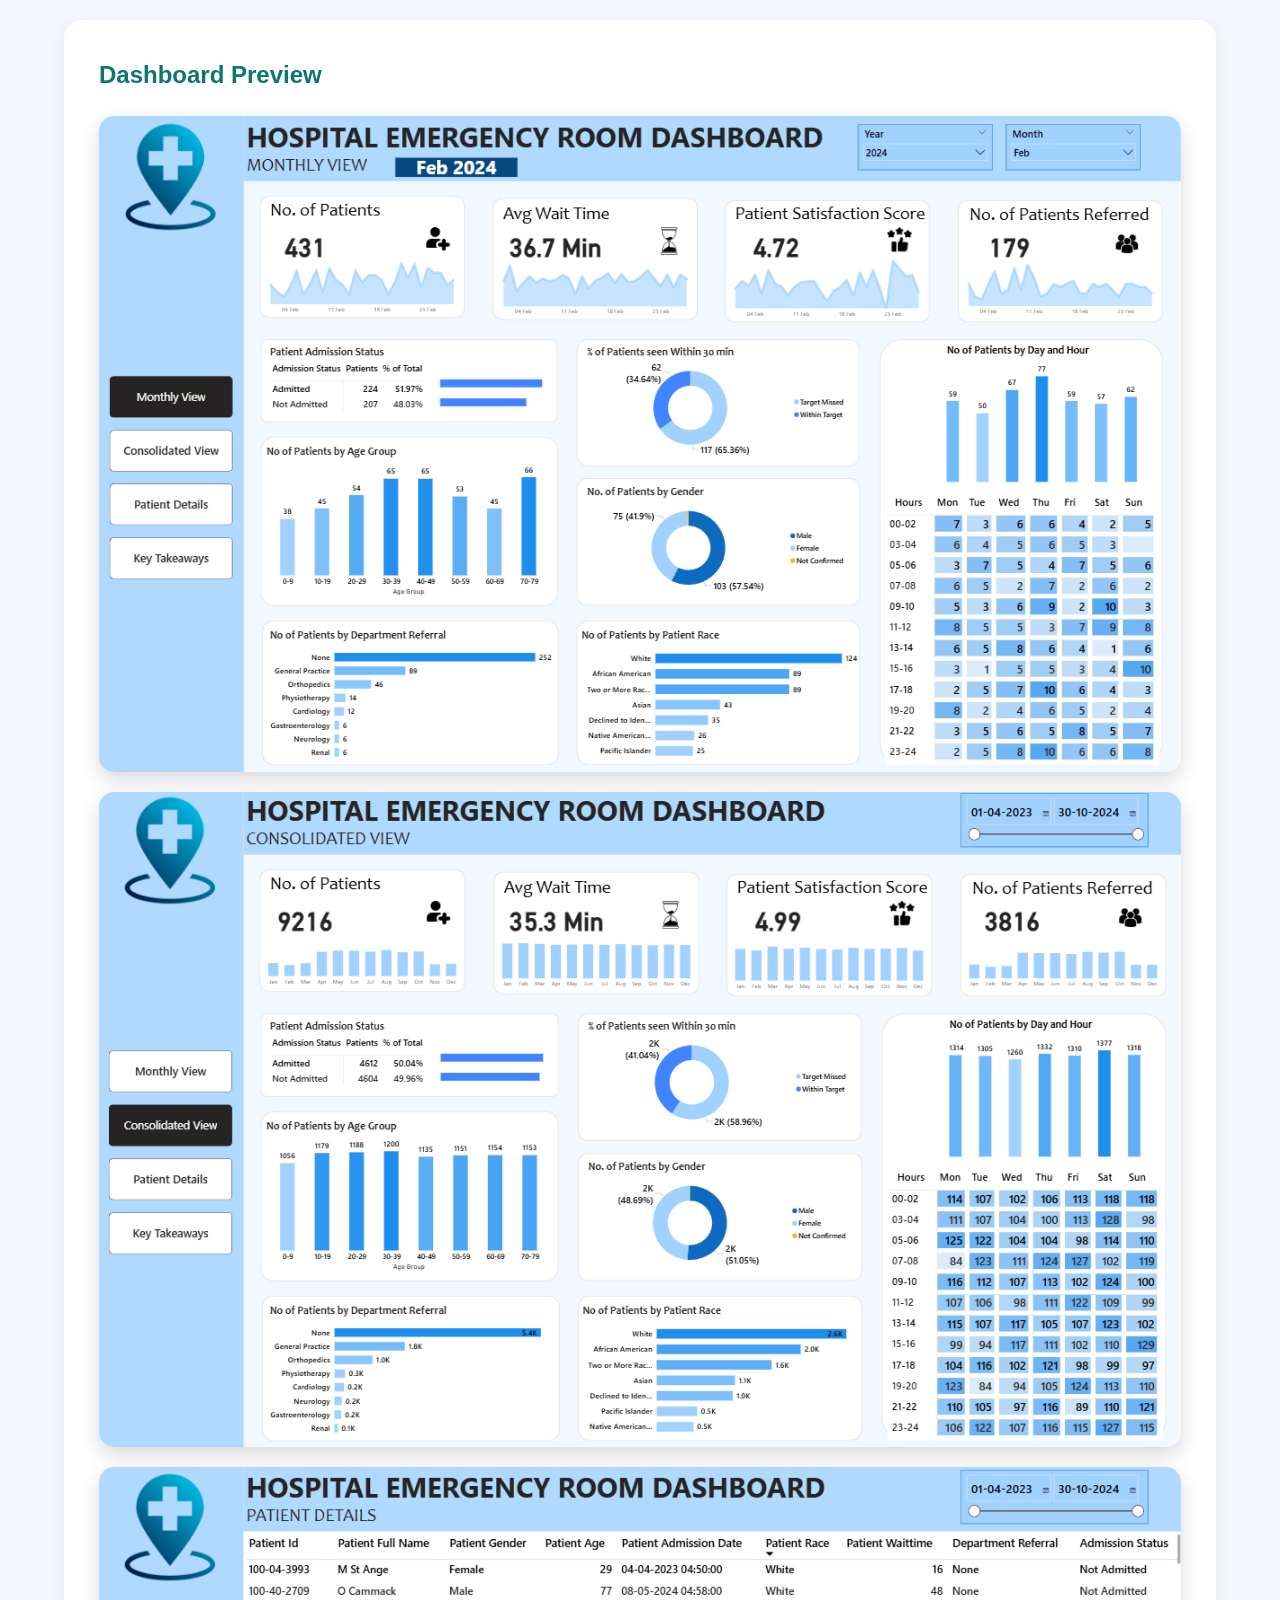
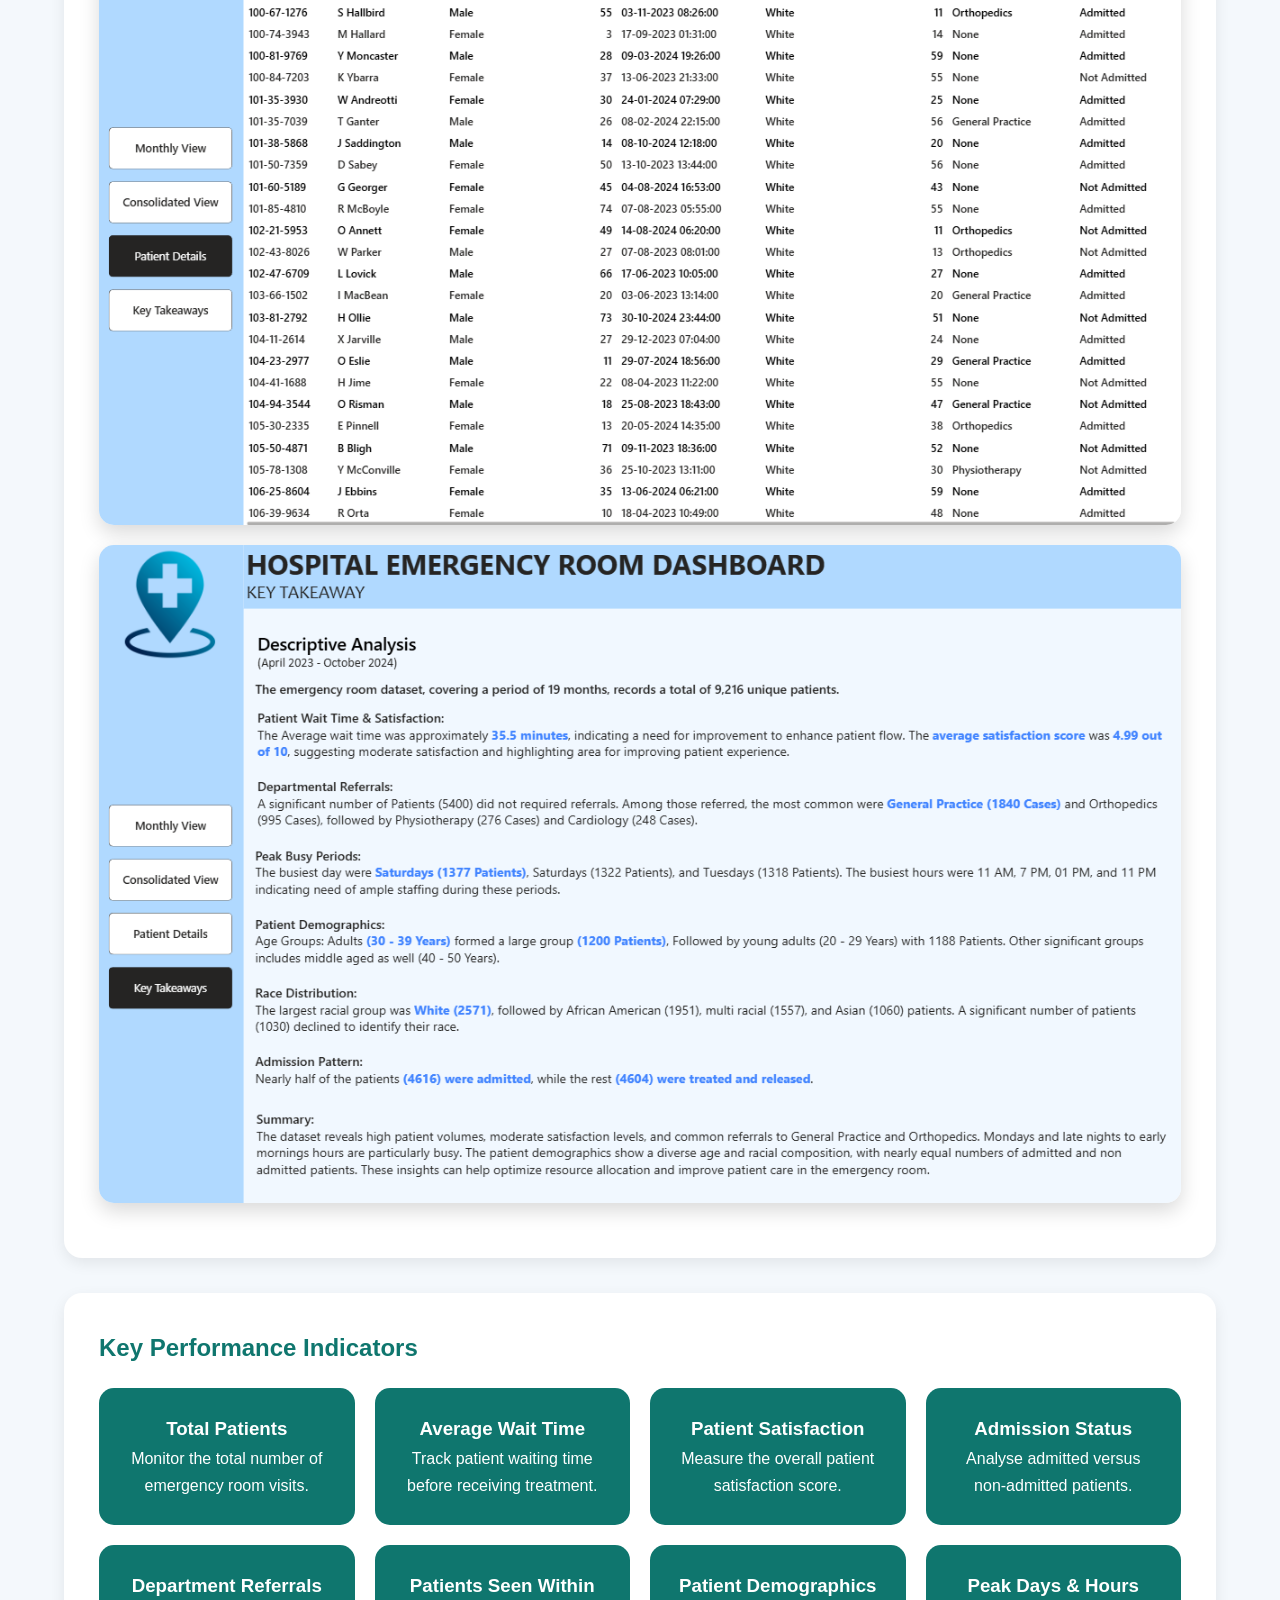
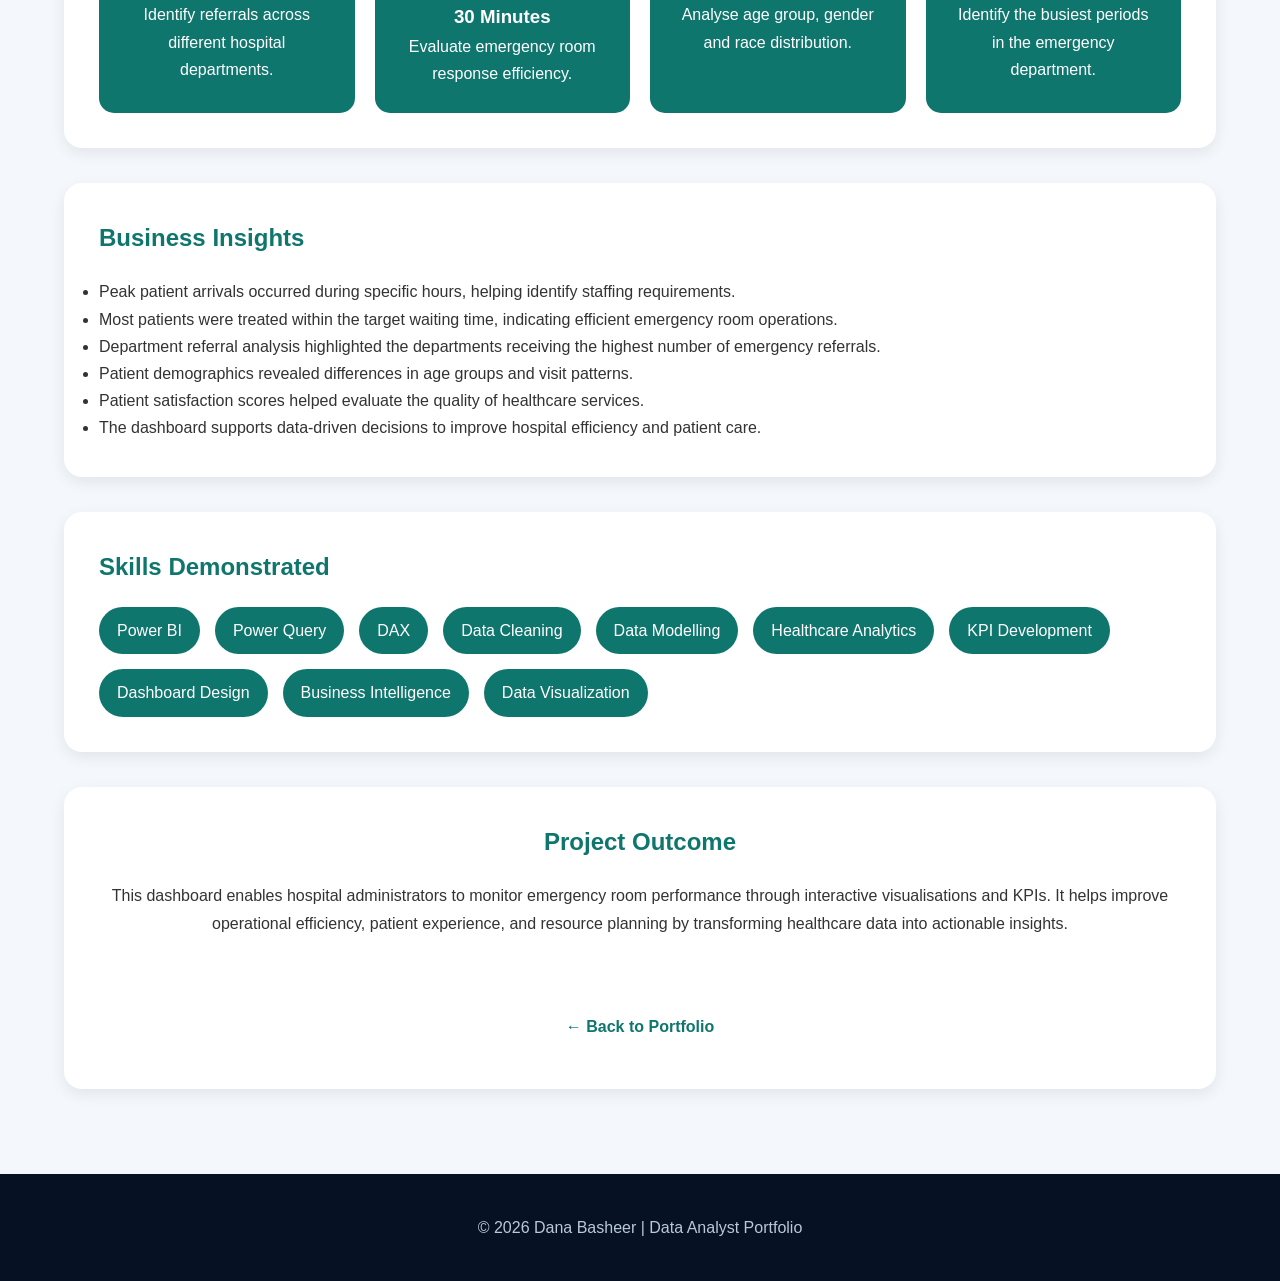
<file: hospital-dashboard.html>
<!DOCTYPE html>
<html lang="en">

<head>

<meta charset="UTF-8">
<meta name="viewport" content="width=device-width, initial-scale=1.0">

<title>Hospital Emergency Room Dashboard | Dana Basheer</title>

<link rel="stylesheet" href="style.css">

<style>

body{
    margin:0;
    font-family:Arial,Helvetica,sans-serif;
    background:#f4f8fc;
    color:#333;
}

/* ================= HERO ================= */

.project-hero{
    background:linear-gradient(135deg,#0f766e,#14b8a6);
    color:white;
    padding:70px 20px;
    text-align:center;
}

.project-hero h1{
    font-size:42px;
    margin-bottom:15px;
}

.category{
    display:inline-block;
    background:white;
    color:#0f766e;
    padding:8px 18px;
    border-radius:25px;
    font-weight:bold;
    margin-bottom:20px;
}

.project-hero p{
    max-width:850px;
    margin:auto;
    line-height:1.8;
    font-size:18px;
}

.back-btn{
    display:inline-block;
    margin-top:35px;
    padding:14px 28px;
    background:white;
    color:#0f766e;
    text-decoration:none;
    border-radius:10px;
    font-weight:bold;
}

.container{
    width:90%;
    max-width:1200px;
    margin:auto;
    padding:50px 0;
}

.section{
    background:white;
    margin-bottom:35px;
    padding:35px;
    border-radius:18px;
    box-shadow:0 5px 15px rgba(0,0,0,.08);
}

.section h2{
    color:#0f766e;
    margin-bottom:20px;
}

.tool-grid{
    display:grid;
    grid-template-columns:repeat(auto-fit,minmax(250px,1fr));
    gap:20px;
}

.tool-card{
    background:#ecfeff;
    border-radius:15px;
    padding:25px;
    text-align:center;
}

.tool-card h3{
    color:#0f766e;
}

.dashboard{
    width:100%;
    border-radius:15px;
    margin-top:20px;
    margin-bottom:20px;
    box-shadow:0 8px 20px rgba(0,0,0,.15);
}

.kpi-grid{
    display:grid;
    grid-template-columns:repeat(auto-fit,minmax(220px,1fr));
    gap:20px;
}

.kpi{
    background:#0f766e;
    color:white;
    padding:25px;
    text-align:center;
    border-radius:15px;
}

.skills{
    display:flex;
    flex-wrap:wrap;
    gap:15px;
}

.skills span{
    background:#0f766e;
    color:white;
    padding:10px 18px;
    border-radius:25px;
}

footer{
    text-align:center;
    padding:40px;
}

footer a{
    text-decoration:none;
    color:#0f766e;
    font-weight:bold;
}

</style>

</head>

<body>

<section class="project-hero">

    <h1>🏥 Hospital Emergency Room Dashboard</h1>

    <div class="category">
        Healthcare Analytics
    </div>

    <p>

        An interactive healthcare dashboard developed using Power BI to analyse emergency room performance, patient flow, waiting time, referrals, admissions, demographics, and operational KPIs.

    </p>

    <a href="index.html" class="back-btn">
        ← Back to Portfolio
    </a>

</section>

<div class="container">

<div class="section">

<h2>Project Overview</h2>

<p>

The Hospital Emergency Room Dashboard provides hospital administrators with a comprehensive view of emergency department operations. It enables healthcare professionals to monitor patient flow, improve operational efficiency, reduce waiting times, and support better patient care through interactive visualisations and KPI tracking.

</p>

</div>

<div class="section">

<h2>Business Problem</h2>

<p>

Hospitals receive a large number of emergency patients every day. Without a centralized reporting system, analysing patient waiting times, admission status, referrals, and operational performance becomes difficult. This dashboard was developed to provide real-time insights into emergency room performance and support informed decision-making.

</p>

</div>

<div class="section">

<h2>Project Objectives</h2>

<ul>

<li>Monitor emergency room patient volume.</li>

<li>Track average waiting time.</li>

<li>Analyse patient satisfaction.</li>

<li>Monitor admission status.</li>

<li>Analyse referrals by department.</li>

<li>Study patient demographics.</li>

<li>Improve operational efficiency through KPI reporting.</li>

</ul>

</div>
<div class="section">

<h2>Tools & Technologies</h2>

<div class="tool-grid">

<div class="tool-card">
<h3>📊 Power BI</h3>
<p>Data Cleaning, Power Query, DAX, Data Modelling & Dashboard Development</p>
</div>

</div>

</div>

<div class="section">

<h2>Dashboard Preview</h2>

<img src="hospital-dashboard1.png" class="dashboard" alt="Hospital Dashboard Monthly View">

<img src="hospital-dashboard2.png" class="dashboard" alt="Hospital Dashboard Consolidated View">

<img src="hospital-dashboard3.png" class="dashboard" alt="Hospital Dashboard Patient Details">

<img src="hospital-dashboard4.png" class="dashboard" alt="Hospital Dashboard Key Takeaways">

</div>

<div class="section">

<h2>Key Performance Indicators</h2>

<div class="kpi-grid">

<div class="kpi">
<h3>Total Patients</h3>
<p>Monitor the total number of emergency room visits.</p>
</div>

<div class="kpi">
<h3>Average Wait Time</h3>
<p>Track patient waiting time before receiving treatment.</p>
</div>

<div class="kpi">
<h3>Patient Satisfaction</h3>
<p>Measure the overall patient satisfaction score.</p>
</div>

<div class="kpi">
<h3>Admission Status</h3>
<p>Analyse admitted versus non-admitted patients.</p>
</div>

<div class="kpi">
<h3>Department Referrals</h3>
<p>Identify referrals across different hospital departments.</p>
</div>

<div class="kpi">
<h3>Patients Seen Within 30 Minutes</h3>
<p>Evaluate emergency room response efficiency.</p>
</div>

<div class="kpi">
<h3>Patient Demographics</h3>
<p>Analyse age group, gender and race distribution.</p>
</div>

<div class="kpi">
<h3>Peak Days & Hours</h3>
<p>Identify the busiest periods in the emergency department.</p>
</div>

</div>

</div>

<div class="section">

<h2>Business Insights</h2>

<ul>

<li>Peak patient arrivals occurred during specific hours, helping identify staffing requirements.</li>

<li>Most patients were treated within the target waiting time, indicating efficient emergency room operations.</li>

<li>Department referral analysis highlighted the departments receiving the highest number of emergency referrals.</li>

<li>Patient demographics revealed differences in age groups and visit patterns.</li>

<li>Patient satisfaction scores helped evaluate the quality of healthcare services.</li>

<li>The dashboard supports data-driven decisions to improve hospital efficiency and patient care.</li>

</ul>

</div>

<div class="section">

<h2>Skills Demonstrated</h2>

<div class="skills">

<span>Power BI</span>
<span>Power Query</span>
<span>DAX</span>
<span>Data Cleaning</span>
<span>Data Modelling</span>
<span>Healthcare Analytics</span>
<span>KPI Development</span>
<span>Dashboard Design</span>
<span>Business Intelligence</span>
<span>Data Visualization</span>

</div>

</div>

<div class="section" style="text-align:center;">

<h2>Project Outcome</h2>

<p>

This dashboard enables hospital administrators to monitor emergency room performance through interactive visualisations and KPIs. It helps improve operational efficiency, patient experience, and resource planning by transforming healthcare data into actionable insights.

</p>

<br>

<a href="index.html" class="back-btn">
← Back to Portfolio
</a>

</div>

</div>

<footer>

<p>© 2026 Dana Basheer | Data Analyst Portfolio</p>

</footer>

</body>
</html>
</file>
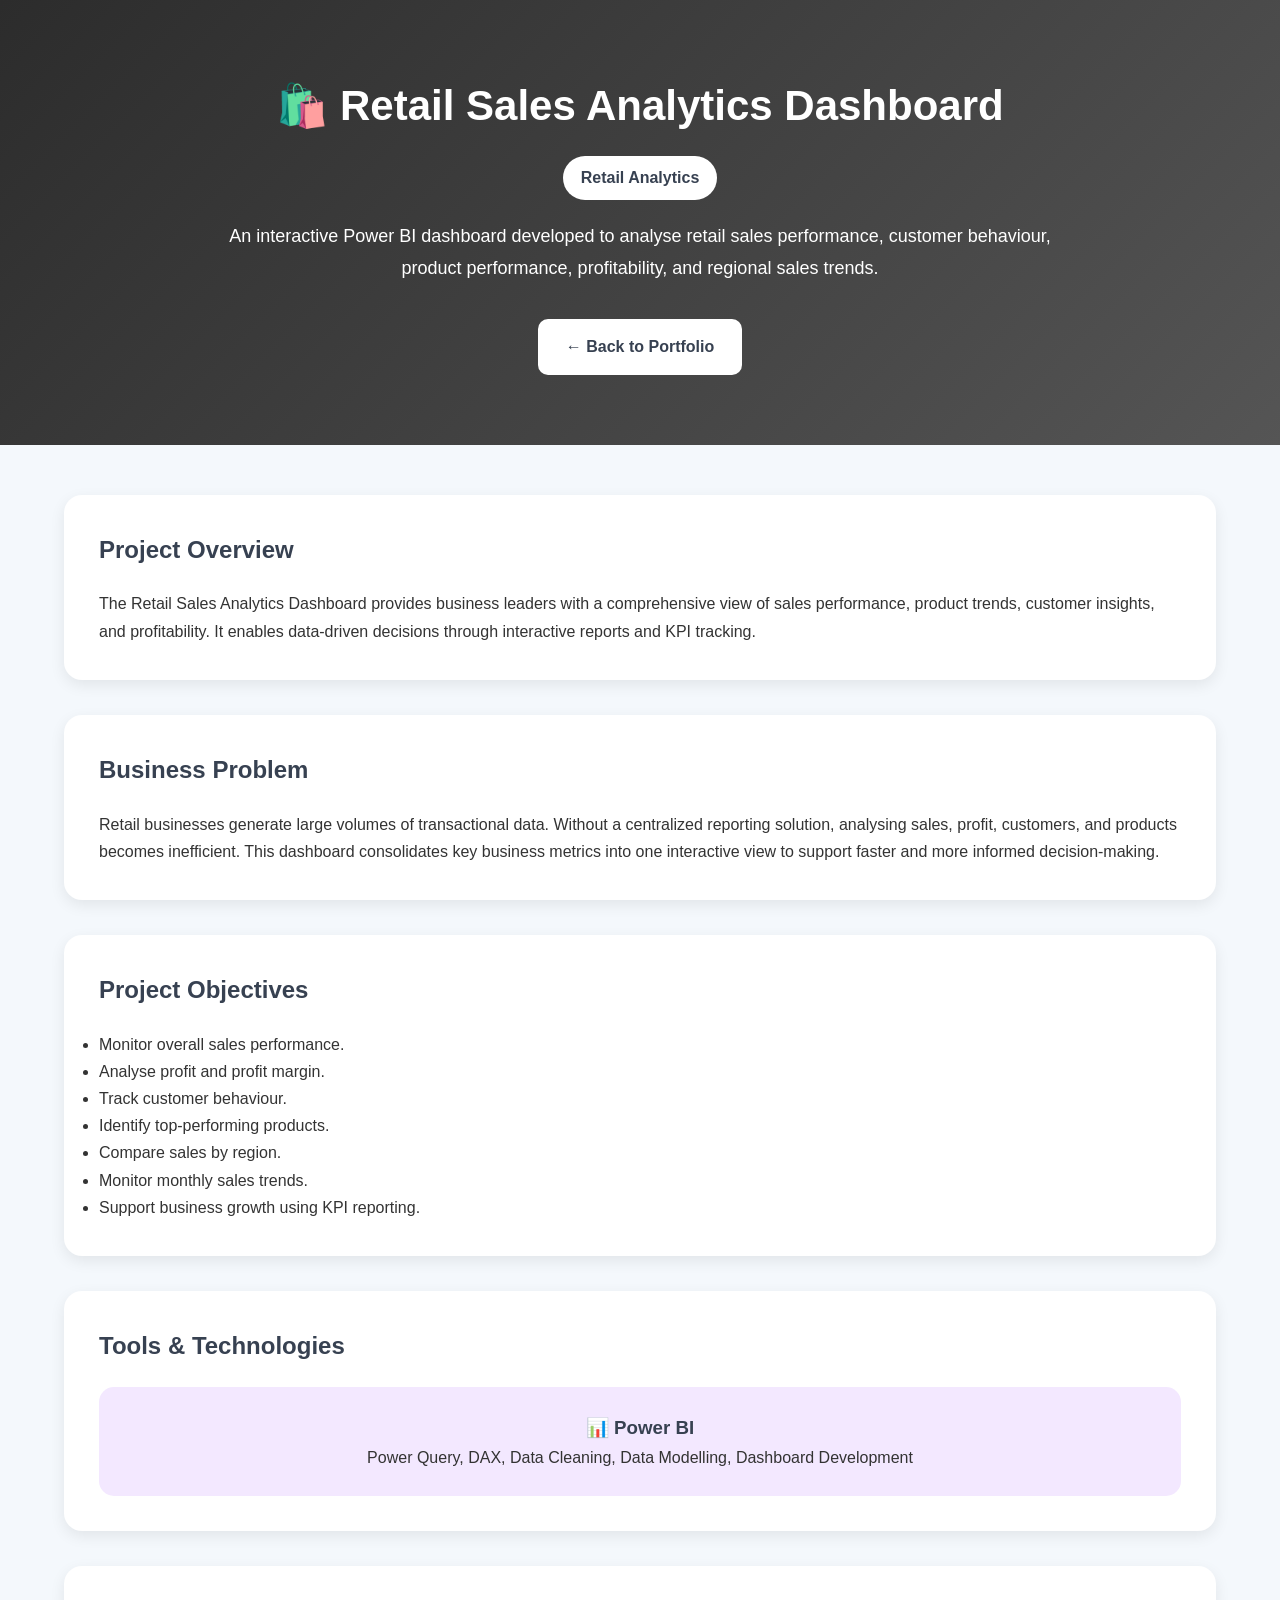
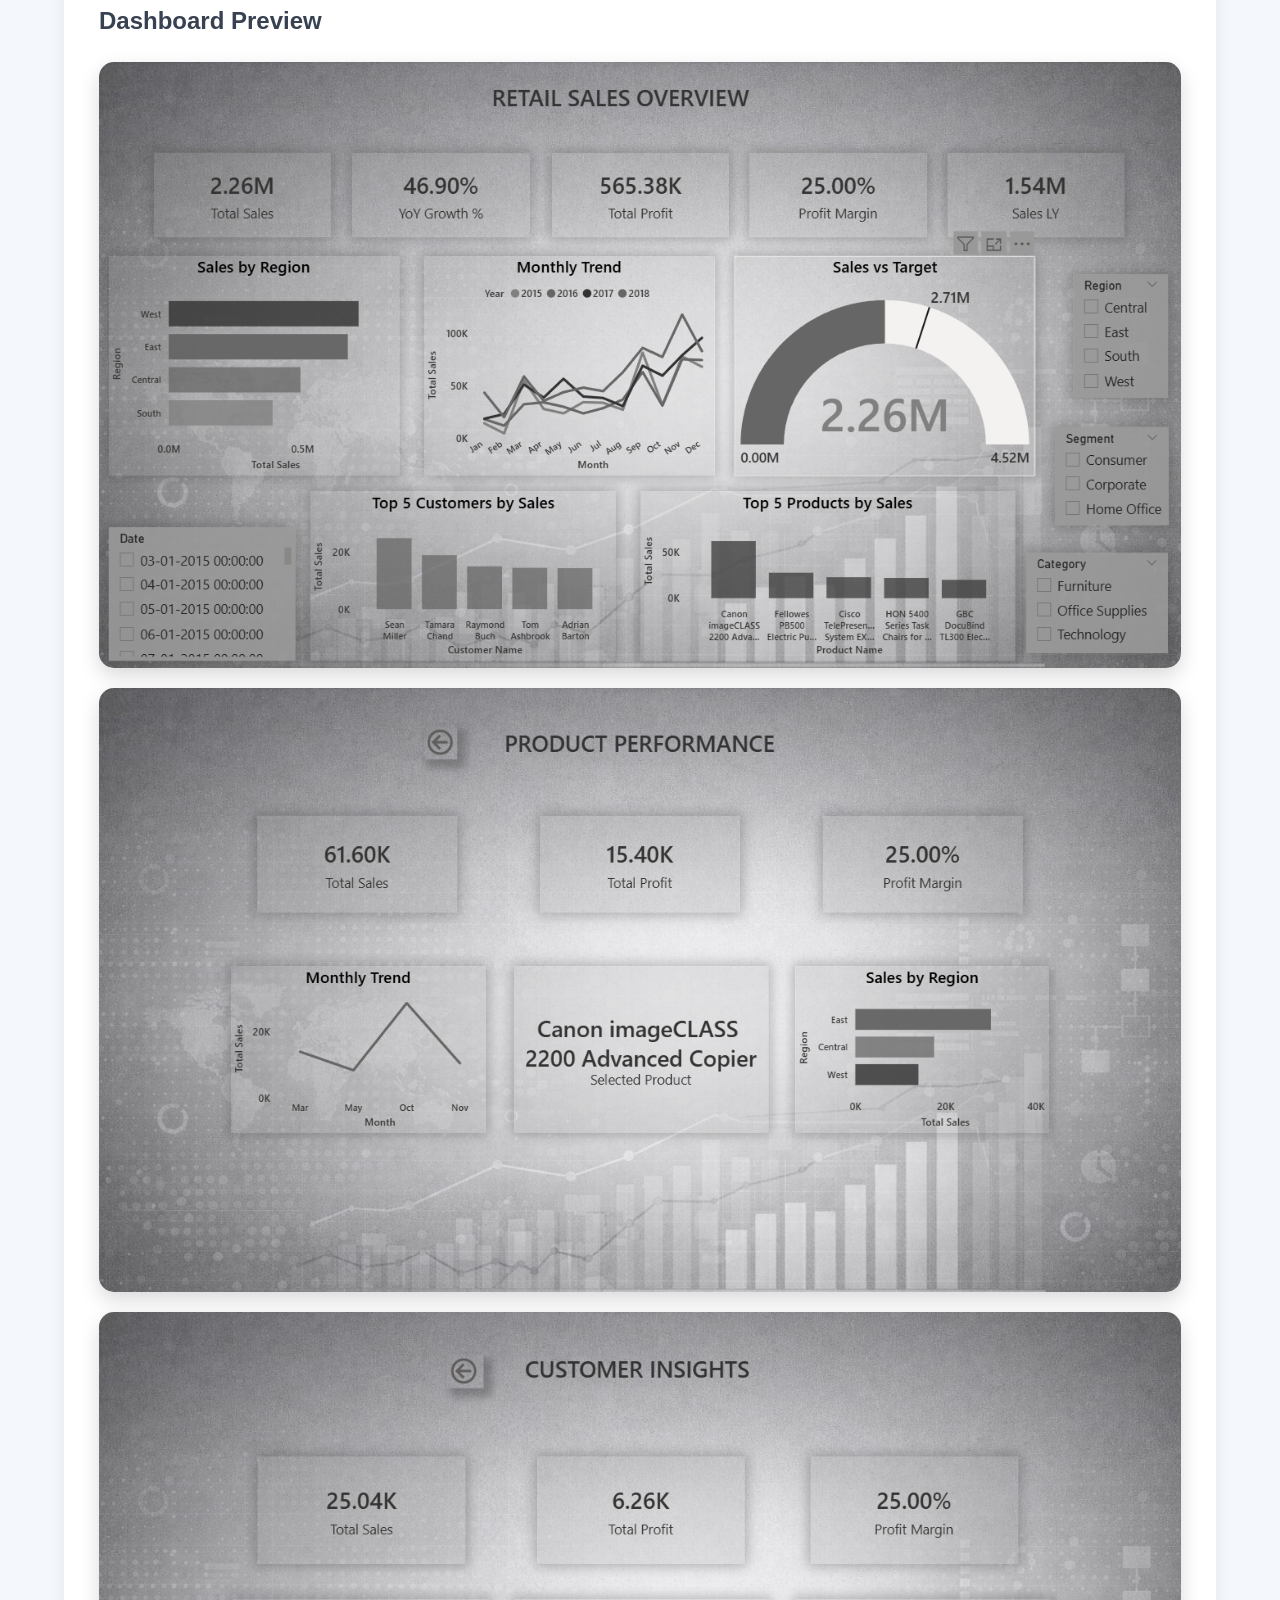
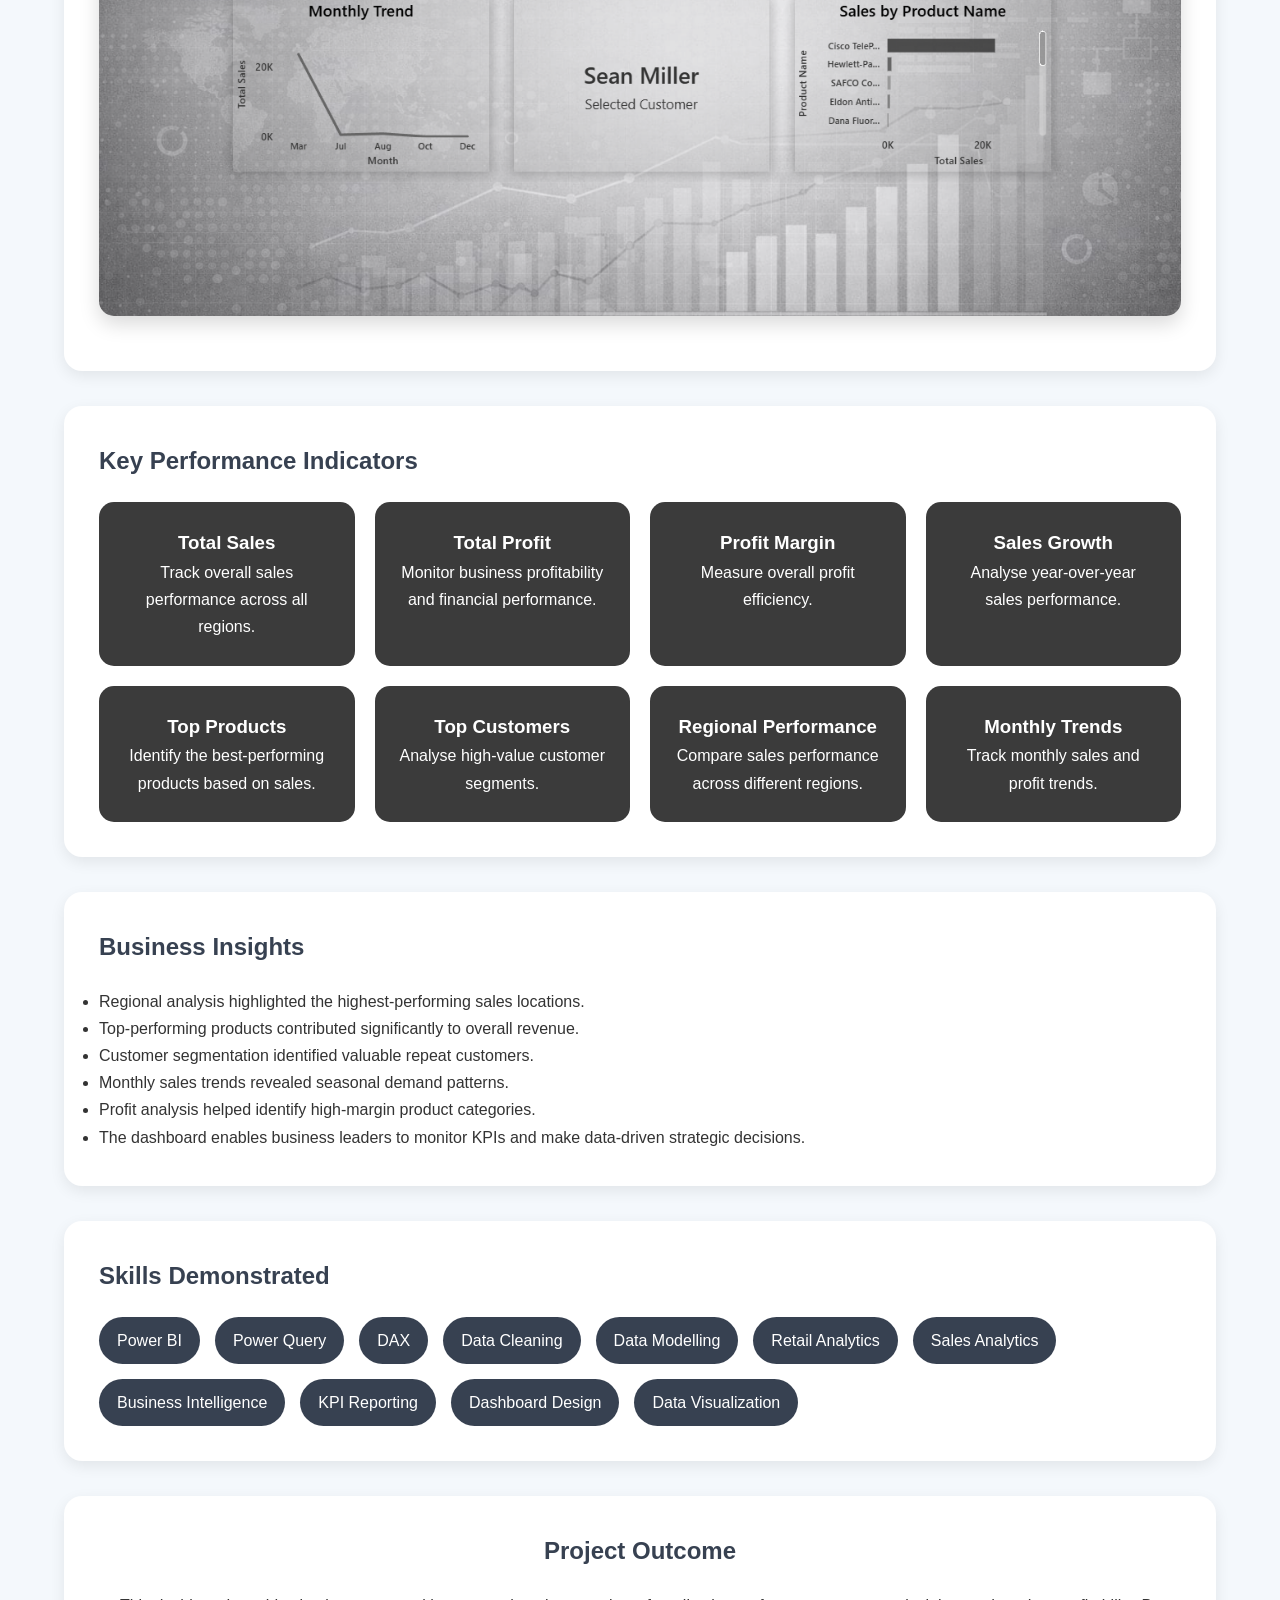
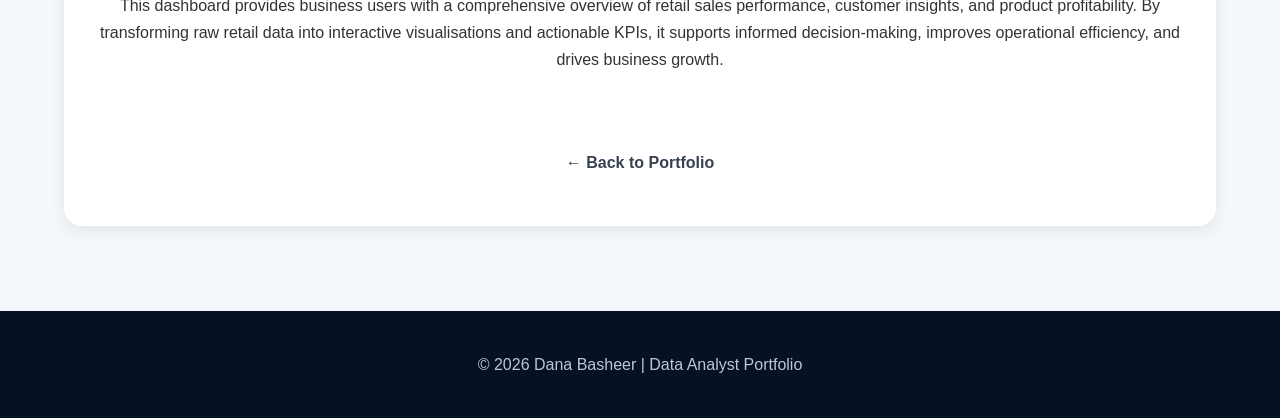
<file: retail-sales.html>
<!DOCTYPE html>
<html lang="en">

<head>

<meta charset="UTF-8">
<meta name="viewport" content="width=device-width, initial-scale=1.0">

<title>Retail Sales Analytics Dashboard | Dana Basheer</title>

<link rel="stylesheet" href="style.css">

<style>

body{
    margin:0;
    font-family:Arial,Helvetica,sans-serif;
    background:#f4f8fc;
    color:#333;
}

.project-hero{
    background:linear-gradient(135deg,#2c2c2c,#555555);
    color:white;
    padding:70px 20px;
    text-align:center;
}

.project-hero h1{
    font-size:42px;
    margin-bottom:15px;
}

.category{
    display:inline-block;
    background:white;
    color:#374151;
    padding:8px 18px;
    border-radius:25px;
    font-weight:bold;
    margin-bottom:20px;
}

.project-hero p{
    max-width:850px;
    margin:auto;
    line-height:1.8;
    font-size:18px;
}

.back-btn{
    display:inline-block;
    margin-top:35px;
    padding:14px 28px;
    background:white;
    color:#374151;
    text-decoration:none;
    border-radius:10px;
    font-weight:bold;
}

.container{
    width:90%;
    max-width:1200px;
    margin:auto;
    padding:50px 0;
}

.section{
    background:white;
    margin-bottom:35px;
    padding:35px;
    border-radius:18px;
    box-shadow:0 5px 15px rgba(0,0,0,.08);
}

.section h2{
    color:#374151;
    margin-bottom:20px;
}

.tools{
    display:grid;
    grid-template-columns:repeat(auto-fit,minmax(250px,1fr));
    gap:20px;
}

.tool-card{
    background:#f3e8ff;
    border-radius:15px;
    padding:25px;
    text-align:center;
}

.tool-card h3{
    color:#374151;
}

.dashboard-img{
    width:100%;
    border-radius:15px;
    margin-top:20px;
    margin-bottom:20px;
    box-shadow:0 8px 20px rgba(0,0,0,.15);
}

.kpi-grid{
    display:grid;
    grid-template-columns:repeat(auto-fit,minmax(220px,1fr));
    gap:20px;
}

.kpi{
    background:#3b3b3b;
    color:white;
    text-align:center;
    padding:25px;
    border-radius:15px;
}

.skills{
    display:flex;
    flex-wrap:wrap;
    gap:15px;
}

.skills span{
    background:#374151;
    color:white;
    padding:10px 18px;
    border-radius:25px;
}

footer{
    text-align:center;
    padding:40px;
}

footer a{
    text-decoration:none;
    color:#374151;
    font-weight:bold;
}

</style>

</head>

<body>

<section class="project-hero">

<h1>🛍️ Retail Sales Analytics Dashboard</h1>

<div class="category">
Retail Analytics
</div>

<p>

An interactive Power BI dashboard developed to analyse retail sales performance, customer behaviour, product performance, profitability, and regional sales trends.

</p>

<a href="index.html" class="back-btn">
← Back to Portfolio
</a>

</section>

<div class="container">

<div class="section">

<h2>Project Overview</h2>

<p>

The Retail Sales Analytics Dashboard provides business leaders with a comprehensive view of sales performance, product trends, customer insights, and profitability. It enables data-driven decisions through interactive reports and KPI tracking.

</p>

</div>

<div class="section">

<h2>Business Problem</h2>

<p>

Retail businesses generate large volumes of transactional data. Without a centralized reporting solution, analysing sales, profit, customers, and products becomes inefficient. This dashboard consolidates key business metrics into one interactive view to support faster and more informed decision-making.

</p>

</div>

<div class="section">

<h2>Project Objectives</h2>

<ul>

<li>Monitor overall sales performance.</li>

<li>Analyse profit and profit margin.</li>

<li>Track customer behaviour.</li>

<li>Identify top-performing products.</li>

<li>Compare sales by region.</li>

<li>Monitor monthly sales trends.</li>

<li>Support business growth using KPI reporting.</li>

</ul>
    
</div>
<div class="section">

<h2>Tools & Technologies</h2>

<div class="tools">

<div class="tool-card">

<h3>📊 Power BI</h3>

<p>Power Query, DAX, Data Cleaning, Data Modelling, Dashboard Development</p>

</div>

</div>

</div>

<div class="section">

<h2>Dashboard Preview</h2>

<img src="retail-overview.png" class="dashboard-img" alt="Retail Sales Overview Dashboard">

<img src="product-performance.png" class="dashboard-img" alt="Product Performance Dashboard">

<img src="customer-insights.png" class="dashboard-img" alt="Customer Insights Dashboard">

</div>

<div class="section">

<h2>Key Performance Indicators</h2>

<div class="kpi-grid">

<div class="kpi">
<h3>Total Sales</h3>
<p>Track overall sales performance across all regions.</p>
</div>

<div class="kpi">
<h3>Total Profit</h3>
<p>Monitor business profitability and financial performance.</p>
</div>

<div class="kpi">
<h3>Profit Margin</h3>
<p>Measure overall profit efficiency.</p>
</div>

<div class="kpi">
<h3>Sales Growth</h3>
<p>Analyse year-over-year sales performance.</p>
</div>

<div class="kpi">
<h3>Top Products</h3>
<p>Identify the best-performing products based on sales.</p>
</div>

<div class="kpi">
<h3>Top Customers</h3>
<p>Analyse high-value customer segments.</p>
</div>

<div class="kpi">
<h3>Regional Performance</h3>
<p>Compare sales performance across different regions.</p>
</div>

<div class="kpi">
<h3>Monthly Trends</h3>
<p>Track monthly sales and profit trends.</p>
</div>

</div>

</div>

<div class="section">

<h2>Business Insights</h2>

<ul>

<li>Regional analysis highlighted the highest-performing sales locations.</li>

<li>Top-performing products contributed significantly to overall revenue.</li>

<li>Customer segmentation identified valuable repeat customers.</li>

<li>Monthly sales trends revealed seasonal demand patterns.</li>

<li>Profit analysis helped identify high-margin product categories.</li>

<li>The dashboard enables business leaders to monitor KPIs and make data-driven strategic decisions.</li>

</ul>

</div>

<div class="section">

<h2>Skills Demonstrated</h2>

<div class="skills">

<span>Power BI</span>

<span>Power Query</span>

<span>DAX</span>

<span>Data Cleaning</span>

<span>Data Modelling</span>

<span>Retail Analytics</span>

<span>Sales Analytics</span>

<span>Business Intelligence</span>

<span>KPI Reporting</span>

<span>Dashboard Design</span>

<span>Data Visualization</span>

</div>

</div>

<div class="section" style="text-align:center;">

<h2>Project Outcome</h2>

<p>

This dashboard provides business users with a comprehensive overview of retail sales performance, customer insights, and product profitability. By transforming raw retail data into interactive visualisations and actionable KPIs, it supports informed decision-making, improves operational efficiency, and drives business growth.

</p>

<br>

<a href="index.html" class="back-btn">
← Back to Portfolio
</a>

</div>

</div>

<footer>

<p>© 2026 Dana Basheer | Data Analyst Portfolio</p>

</footer>

</body>

</html>
</file>
<file: style.css>
/* ===========================
   GOOGLE FONT
=========================== */

*{
    margin:0;
    padding:0;
    box-sizing:border-box;
    scroll-behavior:smooth;
}

body{
    font-family:'Poppins',sans-serif;
    background:#07152d;
    color:#fff;
    line-height:1.7;
    overflow-x:hidden;
}

a{
    text-decoration:none;
}

img{
    max-width:100%;
    display:block;
}

.container{
    width:90%;
    max-width:1200px;
    margin:auto;
}

.section{
    padding:90px 0;
}

.section-title{
    text-align:center;
    margin-bottom:60px;
}

.section-title h2{
    font-size:40px;
    font-weight:700;
    margin-bottom:12px;
}

.section-title p{
    color:#b7c3d6;
    font-size:17px;
}


/* ===========================
   NAVIGATION
=========================== */

header{
    position:fixed;
    top:0;
    left:0;
    width:100%;
    background:rgba(7,21,45,.92);
    backdrop-filter:blur(12px);
    display:flex;
    justify-content:space-between;
    align-items:center;
    padding:18px 8%;
    z-index:1000;
    border-bottom:1px solid rgba(255,255,255,.08);
}

.logo{
    font-size:24px;
    font-weight:700;
    color:#ffffff;
}

nav ul{
    display:flex;
    list-style:none;
    gap:30px;
}

nav a{
    color:#fff;
    font-weight:500;
    transition:.3s;
}

nav a:hover{
    color:#5cb8ff;
}


/* ===========================
   HERO
=========================== */

.hero{

    min-height:100vh;

    display:flex;

    align-items:center;

    justify-content:center;

    padding:120px 8% 70px;

    background:
    linear-gradient(rgba(6,24,58,.88),
    rgba(6,24,58,.88)),
    linear-gradient(135deg,#0a2d63,#07152d);

}

.hero-content{

    width:100%;

    max-width:1200px;

    display:flex;

    justify-content:space-between;

    align-items:center;

    gap:70px;

    flex-wrap:wrap;

}

.hero-text{

    flex:1;

}

.hero-text h1{

    font-size:58px;

    margin-bottom:10px;

    font-weight:800;

}

.hero-text h2{

    color:#66c2ff;

    font-size:30px;

    margin-bottom:25px;

}

.hero-text p{

    color:#d4dce8;

    font-size:18px;

    margin-bottom:35px;

    max-width:650px;

}


/* ===========================
   BUTTONS
=========================== */

.hero-buttons{

    display:flex;

    gap:18px;

    margin-bottom:35px;

    flex-wrap:wrap;

}

.btn{

    padding:14px 30px;

    border-radius:40px;

    font-weight:600;

    transition:.35s;

    display:inline-block;

}

.btn-primary{

    background:#2196f3;

    color:#fff;

}

.btn-primary:hover{

    transform:translateY(-4px);

    background:#42a5f5;

}

.btn-secondary{

    border:2px solid #2196f3;

    color:#fff;

}

.btn-secondary:hover{

    background:#2196f3;

    transform:translateY(-4px);

}


/* ===========================
   SOCIAL ICONS
=========================== */

.social-icons{

    display:flex;

    gap:18px;

}

.social-icons a{

    width:48px;

    height:48px;

    border-radius:50%;

    background:rgba(255,255,255,.08);

    display:flex;

    align-items:center;

    justify-content:center;

    color:#fff;

    font-size:20px;

    transition:.3s;

}

.social-icons a:hover{

    background:#2196f3;

    transform:translateY(-5px);

}


/* ===========================
   PROFILE IMAGE
=========================== */

.hero-image{

    flex:1;

    display:flex;

    justify-content:center;

}

.hero-image img{

    width:340px;

    height:340px;

    object-fit:cover;

    object-position:center 18%;

    border-radius:50%;

    border:8px solid #fff;

    box-shadow:0 15px 40px rgba(0,0,0,.35);

    transition:.4s;

}

.hero-image img:hover{

    transform:scale(1.04);

}
/* ===========================
   ABOUT
=========================== */

.about-content{
    display:flex;
    justify-content:center;
    align-items:center;
}

.about-text{
    max-width:900px;
    text-align:center;
}

.about-text h3{
    font-size:32px;
    margin-bottom:25px;
    color:#66c2ff;
}

.about-text p{
    font-size:17px;
    color:#d8e1ef;
    margin-bottom:20px;
}


/* ===========================
   SKILLS
=========================== */

.skills-grid{
    display:grid;
    grid-template-columns:repeat(auto-fit,minmax(260px,1fr));
    gap:30px;
}

.skill-card{

    background:rgba(255,255,255,.05);

    backdrop-filter:blur(15px);

    border:1px solid rgba(255,255,255,.08);

    border-radius:20px;

    padding:35px 28px;

    text-align:center;

    transition:.35s;

}

.skill-card:hover{

    transform:translateY(-10px);

    box-shadow:0 15px 35px rgba(0,0,0,.35);

}

.skill-card i{

    font-size:52px;

    margin-bottom:20px;

}

.skill-card h3{

    margin-bottom:15px;

    font-size:24px;

}

.skill-card p{

    color:#cfd9e8;

    font-size:15px;

}


/* ===========================
   ICON COLORS
=========================== */

.python-icon{
    color:#3776AB;
}

.sql-icon{
    color:#336791;
}

.powerbi-icon{
    color:#F2C811;
}

.tableau-icon{
    color:#E97627;
}

.excel-icon{
    color:#217346;
}

.analytics-icon{
    color:#00A3E0;
}

.ml-icon{
    color:#8E44AD;
}

.business-icon{
    color:#4FC3F7;
}

.agile-icon{
    color:#FF9800;
}

.soft-icon{
    color:#00C896;
}


/* ===========================
   EXPERIENCE
=========================== */

.experience{
    background:#0b1f44;
}

.timeline{
    max-width:900px;
    margin:auto;
    position:relative;
}

.timeline::before{

    content:"";

    position:absolute;

    left:50%;

    top:0;

    width:4px;

    height:100%;

    background:#2196f3;

    transform:translateX(-50%);

}

.timeline-item{

    position:relative;

    width:50%;

    padding:20px 40px;

}

.timeline-item:nth-child(odd){

    left:0;

}

.timeline-item:nth-child(even){

    left:50%;

}

.timeline-content{

    background:rgba(255,255,255,.06);

    backdrop-filter:blur(15px);

    border-radius:18px;

    padding:30px;

    border:1px solid rgba(255,255,255,.08);

    transition:.3s;

}

.timeline-content:hover{

    transform:translateY(-6px);

}

.timeline-content h3{

    color:#66c2ff;

    margin-bottom:10px;

    font-size:24px;

}

.timeline-content span{

    display:block;

    margin-bottom:18px;

    font-weight:600;

    color:#9ecbff;

}

.timeline-content p{

    color:#d6dfed;

    font-size:15px;

}

.timeline-item::before{

    content:"";

    position:absolute;

    width:18px;

    height:18px;

    border-radius:50%;

    background:#2196f3;

    top:38px;

    right:-11px;

}

.timeline-item:nth-child(even)::before{

    left:-9px;

}
/* ===========================
   ACHIEVEMENTS
=========================== */

.achievement-grid{
    display:grid;
    grid-template-columns:repeat(auto-fit,minmax(250px,1fr));
    gap:30px;
}

.achievement-card{

    background:rgba(255,255,255,.05);
    backdrop-filter:blur(15px);
    border:1px solid rgba(255,255,255,.08);

    border-radius:20px;

    padding:35px 25px;

    text-align:center;

    transition:.35s;

}

.achievement-card:hover{

    transform:translateY(-10px);

    box-shadow:0 15px 35px rgba(0,0,0,.30);

}

.achievement-card i{

    font-size:50px;

    color:#4fc3f7;

    margin-bottom:20px;

}

.achievement-card h3{

    margin-bottom:15px;

    font-size:23px;

}

.achievement-card p{

    color:#d7dfea;

}


/* ===========================
   PROJECTS
=========================== */

.projects-grid{

    display:grid;

    grid-template-columns:repeat(auto-fit,minmax(300px,1fr));

    gap:35px;

}

.project-card{

    background:rgba(255,255,255,.05);

    backdrop-filter:blur(15px);

    border-radius:20px;

    border:1px solid rgba(255,255,255,.08);

    overflow:hidden;

    transition:.35s;

}

.project-card:hover{

    transform:translateY(-10px);

    box-shadow:0 18px 40px rgba(0,0,0,.35);

}

.project-content{

    padding:35px;

}

.project-category{

    display:inline-block;

    padding:8px 18px;

    background:#2196f3;

    border-radius:25px;

    font-size:14px;

    font-weight:600;

    margin-bottom:20px;

}

.project-content h3{

    font-size:26px;

    margin-bottom:18px;

}

.project-content p{

    color:#d4deea;

    margin-bottom:30px;

}

.project-btn{

    display:inline-block;

    padding:13px 28px;

    border-radius:30px;

    background:#2196f3;

    color:#fff;

    font-weight:600;

    transition:.3s;

}

.project-btn:hover{

    background:#42a5f5;

}


/* ===========================
   CONTACT
=========================== */

.contact{

    background:#0b1f44;

}

.contact-grid{

    display:grid;

    grid-template-columns:repeat(auto-fit,minmax(250px,1fr));

    gap:30px;

}

.contact-card{

    background:rgba(255,255,255,.05);

    border:1px solid rgba(255,255,255,.08);

    backdrop-filter:blur(12px);

    border-radius:20px;

    padding:35px;

    text-align:center;

    transition:.3s;

}

.contact-card:hover{

    transform:translateY(-8px);

}

.contact-card i{

    font-size:40px;

    color:#4fc3f7;

    margin-bottom:20px;

}

.contact-card h3{

    margin-bottom:15px;

}

.contact-card a{

    color:#fff;

    word-break:break-word;

}

.contact-card p{

    color:#d6deea;

}


/* ===========================
   FOOTER
=========================== */

footer{

    padding:50px 20px;

    background:#061224;

    text-align:center;

}

footer h2{

    margin-bottom:10px;

}

footer p{

    color:#b9c8da;

}

.footer-icons{

    display:flex;

    justify-content:center;

    gap:20px;

    margin:25px 0;

}

.footer-icons a{

    width:45px;

    height:45px;

    border-radius:50%;

    background:#0d2b59;

    display:flex;

    align-items:center;

    justify-content:center;

    color:#fff;

    transition:.3s;

}

.footer-icons a:hover{

    background:#2196f3;

}

.copyright{

    margin-top:20px;

    font-size:14px;

    color:#8ea4bf;

}
/* ===========================
   ANIMATIONS
=========================== */

@keyframes fadeUp {

    from{

        opacity:0;

        transform:translateY(40px);

    }

    to{

        opacity:1;

        transform:translateY(0);

    }

}

.hero-text,
.hero-image,
.about-content,
.skill-card,
.timeline-item,
.achievement-card,
.project-card,
.contact-card{

    animation:fadeUp .8s ease forwards;

}


/* ===========================
   SCROLLBAR
=========================== */

::-webkit-scrollbar{

    width:10px;

}

::-webkit-scrollbar-track{

    background:#07152d;

}

::-webkit-scrollbar-thumb{

    background:#2196f3;

    border-radius:20px;

}

::-webkit-scrollbar-thumb:hover{

    background:#42a5f5;

}


/* ===========================
   SELECTION
=========================== */

::selection{

    background:#2196f3;

    color:#fff;

}


/* ===========================
   MOBILE (991px)
=========================== */

@media(max-width:991px){

header{

    flex-direction:column;

    gap:15px;

    padding:18px;

}

nav ul{

    gap:18px;

    flex-wrap:wrap;

    justify-content:center;

}

.hero{

    padding-top:170px;

}

.hero-content{

    flex-direction:column-reverse;

    text-align:center;

}

.hero-text p{

    margin:auto auto 35px;

}

.hero-buttons{

    justify-content:center;

}

.social-icons{

    justify-content:center;

}

.hero-image img{

    width:280px;

    height:280px;

}

.timeline::before{

    left:18px;

}

.timeline-item{

    width:100%;

    left:0 !important;

    padding-left:55px;

    padding-right:0;

    margin-bottom:30px;

}

.timeline-item::before{

    left:10px !important;

    right:auto;

}

}


/* ===========================
   MOBILE (768px)
=========================== */

@media(max-width:768px){

.section{

    padding:70px 0;

}

.section-title h2{

    font-size:34px;

}

.hero-text h1{

    font-size:42px;

}

.hero-text h2{

    font-size:24px;

}

.hero-text p{

    font-size:16px;

}

.project-content{

    padding:28px;

}

.contact-card{

    padding:28px;

}

.skill-card{

    padding:30px 22px;

}

}


/* ===========================
   SMALL MOBILE
=========================== */

@media(max-width:480px){

.logo{

    font-size:20px;

}

nav ul{

    gap:12px;

}

nav a{

    font-size:14px;

}

.hero{

    padding-top:190px;

}

.hero-text h1{

    font-size:34px;

}

.hero-text h2{

    font-size:20px;

}

.hero-image img{

    width:220px;

    height:220px;

}

.btn{

    width:100%;

    text-align:center;

}

.hero-buttons{

    flex-direction:column;

}

.footer-icons{

    flex-wrap:wrap;

}

}

/* Active Navigation */

nav a.active{
    color:#5cb8ff;
}

/* Reveal Animation */

.skill-card,
.project-card,
.achievement-card,
.timeline-item,
.contact-card{
    opacity:0;
    transform:translateY(40px);
    transition:.7s;
}

.show{
    opacity:1 !important;
    transform:translateY(0) !important;
}

/* Back To Top */

#topBtn{
    position:fixed;
    bottom:25px;
    right:25px;
    width:50px;
    height:50px;
    border:none;
    border-radius:50%;
    background:#2196f3;
    color:#fff;
    font-size:18px;
    cursor:pointer;
    opacity:0;
    visibility:hidden;
    transition:.3s;
    z-index:999;
    box-shadow:0 8px 20px rgba(0,0,0,.3);
}

#topBtn.show{
    opacity:1;
    visibility:visible;
}

#topBtn:hover{
    background:#42a5f5;
    transform:translateY(-5px);
}
</file>
